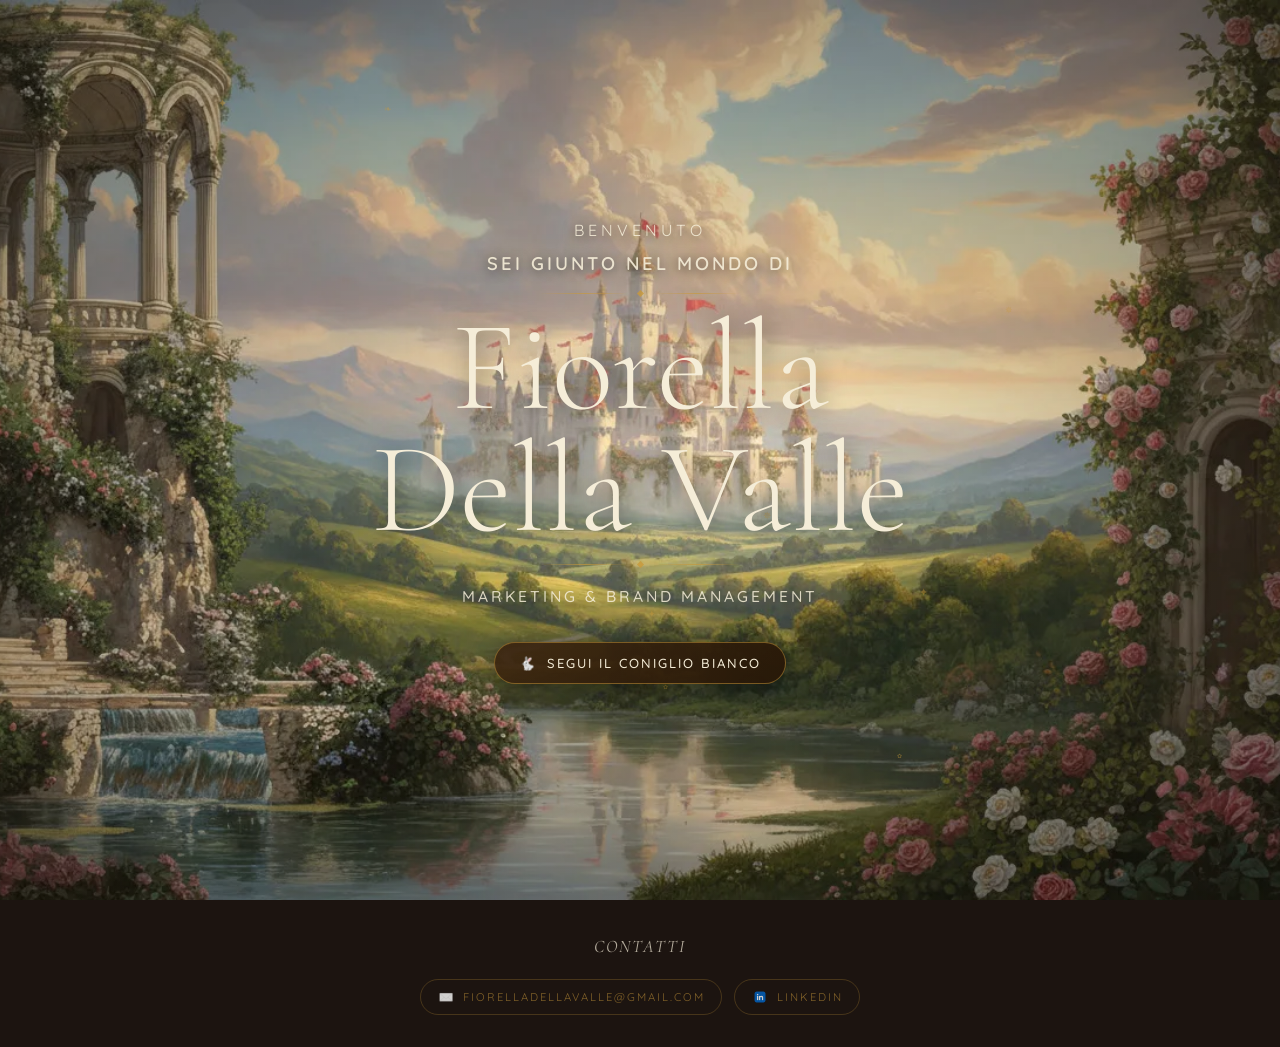
<file: index.html>
<!DOCTYPE html>
<html lang="it">
<head>
  <meta charset="UTF-8"/>
  <meta name="viewport" content="width=device-width, initial-scale=1.0"/>
  <title>Fiorella Della Valle — Portfolio</title>
  <link rel="stylesheet" href="css/style.css"/>
  <link href="https://fonts.googleapis.com/css2?family=Cormorant+Garamond:ital,wght@0,300;0,400;0,600;1,300;1,400&family=Quicksand:wght@300;400;500&display=swap" rel="stylesheet"/>
  <style>
    *{box-sizing:border-box;margin:0;padding:0;}
    html,body{width:100%;overflow-x:hidden;}
    body{font-family:'Cormorant Garamond',serif;}

    /* Cursore fiore solo desktop */
    @media(hover:hover){
      *{cursor:url("data:image/svg+xml,%3Csvg xmlns='http://www.w3.org/2000/svg' width='28' height='28' viewBox='0 0 28 28'%3E%3Ctext y='22' font-size='22'%3E🌸%3C/text%3E%3C/svg%3E") 14 14,auto;}
      a,button{cursor:url("data:image/svg+xml,%3Csvg xmlns='http://www.w3.org/2000/svg' width='28' height='28' viewBox='0 0 28 28'%3E%3Ctext y='22' font-size='22'%3E🌸%3C/text%3E%3C/svg%3E") 14 14,pointer;}
    }

    #fall-overlay{position:fixed;inset:0;z-index:9999;opacity:0;pointer-events:none;background:#12080400;transition:opacity 1.2s ease;}
    #fall-overlay.active{opacity:1;pointer-events:all;}
    #tunnel-canvas{position:absolute;inset:0;width:100%;height:100%;}
    .floating-obj{position:absolute;pointer-events:none;opacity:0;animation:dreamFloat var(--dur,8s) ease-in-out var(--del,0s) forwards;font-size:var(--fs,22px);}
    @keyframes dreamFloat{0%{opacity:0;transform:translate(0,0) rotate(0deg) scale(0.5);}12%{opacity:0.7;}80%{opacity:0.45;}100%{opacity:0;transform:translate(var(--tx,30px),var(--ty,-180px)) rotate(var(--rot,90deg)) scale(1.2);}}
    #fall-text{position:absolute;inset:0;display:flex;flex-direction:column;align-items:center;justify-content:flex-end;padding-bottom:10vh;z-index:10;pointer-events:none;}
    .fall-title{font-family:'Cormorant Garamond',serif;font-weight:300;font-style:italic;font-size:clamp(1rem,3.5vw,1.9rem);color:rgba(245,237,216,0);letter-spacing:3px;animation:titleDream 5s ease-in-out 0.8s forwards;}
    .fall-sub{font-family:'Quicksand',sans-serif;font-weight:300;font-size:clamp(0.6rem,2vw,0.72rem);letter-spacing:5px;text-transform:uppercase;color:rgba(200,152,58,0);margin-top:10px;animation:titleDream 5s ease-in-out 1.2s forwards;}
    @keyframes titleDream{0%{color:rgba(245,237,216,0);}20%{color:rgba(245,237,216,0.75);}65%{color:rgba(245,237,216,0.6);}100%{color:rgba(245,237,216,0);}}
    #dream-veil{position:fixed;inset:0;z-index:10000;background:radial-gradient(ellipse at center,rgba(245,237,216,1) 0%,rgba(200,152,58,0.8) 100%);opacity:0;pointer-events:none;transition:opacity 2s ease;}
    #dream-veil.fade-in{opacity:1;}

    .hero{width:100%;min-height:100vh;position:relative;overflow:hidden;display:flex;align-items:center;justify-content:center;}
    .hero-bg{position:absolute;inset:0;background:url('assets/images/landing-bg.webp') center/cover no-repeat;}
    .hero-vignette{position:absolute;inset:0;background:radial-gradient(ellipse at 50% 55%,transparent 15%,rgba(20,14,8,0.45) 100%);pointer-events:none;z-index:2;}
    .hero-content{position:relative;z-index:10;text-align:center;padding:2rem 1.5rem;}

    .landing-pre{font-family:'Quicksand',sans-serif;font-weight:400;font-size:clamp(0.65rem,2.5vw,1rem);letter-spacing:4px;text-transform:uppercase;color:rgba(245,237,216,0.9);text-shadow:0 2px 12px rgba(0,0,0,0.7);margin-bottom:0.5rem;}
    .landing-pre strong{font-weight:600;display:block;font-size:clamp(0.75rem,2.8vw,1.15rem);margin-top:4px;letter-spacing:3px;}
    .landing-name{font-family:'Cormorant Garamond',serif;font-weight:300;font-size:clamp(3rem,14vw,8rem);line-height:0.95;color:#F5EDD8;text-shadow:2px 4px 24px rgba(0,0,0,0.55);margin:0;}
    .landing-role{font-family:'Quicksand',sans-serif;font-weight:500;font-size:clamp(0.65rem,2.5vw,0.98rem);letter-spacing:3px;text-transform:uppercase;color:rgba(245,237,216,0.85);margin:1rem 0 2rem;}

    .gold-ornament{display:flex;align-items:center;gap:10px;margin:0.7rem auto;max-width:200px;}
    .gold-ornament::before,.gold-ornament::after{content:'';flex:1;height:0.5px;background:linear-gradient(90deg,transparent,rgba(200,152,58,0.65),transparent);}
    .gold-ornament .dot{width:5px;height:5px;background:rgba(200,152,58,0.8);transform:rotate(45deg);flex-shrink:0;}

    .cta-landing{display:inline-flex;align-items:center;gap:10px;font-family:'Quicksand',sans-serif;font-weight:500;font-size:clamp(0.7rem,2.5vw,0.82rem);letter-spacing:2px;text-transform:uppercase;color:#F5EDD8;background:linear-gradient(135deg,rgba(60,38,16,0.92),rgba(40,24,8,0.96));border:1px solid rgba(200,152,58,0.5);padding:12px 24px;border-radius:40px;text-decoration:none;box-shadow:0 4px 24px rgba(0,0,0,0.45);transition:all 0.35s;-webkit-tap-highlight-color:transparent;}
    .cta-rabbit{display:inline-block;animation:hop 2s ease-in-out infinite;}
    @keyframes hop{0%,100%{transform:translateY(0);}45%{transform:translateY(-5px);}}

    .petal{position:absolute;pointer-events:none;z-index:3;border-radius:50% 0 50% 0;animation:petalFall linear infinite;opacity:0;}
    @keyframes petalFall{0%{transform:translateY(-30px) translateX(0) rotate(0deg);opacity:0;}10%{opacity:0.8;}90%{opacity:0.4;}100%{transform:translateY(105vh) translateX(var(--drift,60px)) rotate(var(--spin,300deg));opacity:0;}}
    .gold-particle{position:absolute;pointer-events:none;z-index:4;color:rgba(200,152,58,0.45);animation:goldFloat ease-in-out infinite;}
    @keyframes goldFloat{0%,100%{transform:translateY(0) rotate(0deg);opacity:0.3;}50%{transform:translateY(-18px) rotate(180deg);opacity:0.75;}}

    footer{background:#1C1410;padding:2rem 5%;text-align:center;}
    .footer-label{font-family:'Cormorant Garamond',serif;font-weight:400;font-size:1.1rem;font-style:italic;text-transform:uppercase;color:rgba(245,237,216,0.7);letter-spacing:2px;margin-bottom:1rem;}
    .footer-links{display:flex;flex-wrap:wrap;justify-content:center;gap:12px;}
    .footer-link{display:inline-flex;align-items:center;gap:8px;font-family:'Quicksand',sans-serif;font-size:0.7rem;letter-spacing:2px;text-transform:uppercase;color:rgba(200,152,58,0.6);text-decoration:none;border:0.5px solid rgba(200,152,58,0.25);padding:8px 16px;border-radius:30px;transition:all 0.3s;-webkit-tap-highlight-color:transparent;}
    .footer-icon{width:18px;height:18px;object-fit:contain;opacity:0.8;flex-shrink:0;}

    /* Mobile footer */
    @media(max-width:480px){
      .footer-links{flex-direction:column;align-items:center;}
      .footer-link{font-size:0.65rem;padding:9px 18px;}
    }
  </style>
</head>
<body>
<div id="dream-veil"></div>
<div id="fall-overlay">
  <canvas id="tunnel-canvas"></canvas>
  <div id="floating-objects"></div>
  <div id="fall-text">
    <span class="fall-title">Il viaggio è cominciato...</span>
    <span class="fall-sub">segui il coniglio bianco</span>
  </div>
</div>
<section class="hero">
  <div class="hero-bg"></div>
  <div class="hero-vignette"></div>
  <div id="petals" style="position:absolute;inset:0;pointer-events:none;z-index:3;overflow:hidden;"></div>
  <div id="gparts" style="position:absolute;inset:0;pointer-events:none;z-index:4;"></div>
  <div class="hero-content">
    <p class="landing-pre">Benvenuto<strong>Sei giunto nel mondo di</strong></p>
    <div class="gold-ornament"><div class="dot"></div></div>
    <h1 class="landing-name">Fiorella<br>Della Valle</h1>
    <div class="gold-ornament"><div class="dot"></div></div>
    <p class="landing-role">Marketing &amp; Brand Management</p>
    <a href="stanza.html" class="cta-landing" onclick="triggerFall(event,'stanza.html')">
      <span class="cta-rabbit">🐇</span> Segui il Coniglio Bianco
    </a>
  </div>
</section>
<footer>
  <p class="footer-label">Contatti</p>
  <div class="footer-links">
    <a href="mailto:fiorelladellavalle@gmail.com" class="footer-link">
      <img src="assets/images/icon-mail.png" class="footer-icon" onerror="this.style.display='none'"/> fiorelladellavalle@gmail.com
    </a>
    <a href="https://www.linkedin.com/in/fiorelladellavalle/" target="_blank" class="footer-link">
      <img src="assets/images/icon-linkedin.webp" class="footer-icon" onerror="this.style.display='none'"/> LinkedIn
    </a>
  </div>
</footer>
<script>
(function(){
  const c=document.getElementById('petals');
  const cols=['rgba(216,128,144,0.65)','rgba(245,210,215,0.55)','rgba(200,152,58,0.45)','rgba(255,248,240,0.5)'];
  for(let i=0;i<18;i++){
    const el=document.createElement('div');el.className='petal';
    const sz=5+Math.random()*10,dur=7+Math.random()*11;
    const drift=(Math.random()>.5?1:-1)*(30+Math.random()*80);
    el.style.cssText=`left:${Math.random()*100}%;top:-20px;width:${sz}px;height:${sz}px;background:${cols[Math.floor(Math.random()*cols.length)]};animation-duration:${dur}s;animation-delay:${Math.random()*dur}s;--drift:${drift}px;--spin:${180+Math.random()*360}deg;`;
    c.appendChild(el);
  }
  const gp=document.getElementById('gparts');
  const sym=['✦','◆','✵','❧','✿'];
  for(let i=0;i<10;i++){
    const el=document.createElement('div');el.className='gold-particle';
    el.textContent=sym[Math.floor(Math.random()*sym.length)];
    el.style.cssText=`left:${10+Math.random()*80}%;top:${10+Math.random()*80}%;font-size:${5+Math.random()*7}px;animation-duration:${4+Math.random()*5}s;animation-delay:${Math.random()*4}s;`;
    gp.appendChild(el);
  }
})();

function triggerFall(e,dest){
  e.preventDefault();
  const overlay=document.getElementById('fall-overlay');
  const veil=document.getElementById('dream-veil');
  overlay.classList.add('active');
  const objContainer=document.getElementById('floating-objects');
  objContainer.innerHTML='';
  const items=[{e:'🗝️',fs:26},{e:'🌹',fs:22},{e:'🍄',fs:24},{e:'🫖',fs:26},{e:'🎂',fs:22},{e:'🃏',fs:24},{e:'🎩',fs:26},{e:'📚',fs:20},{e:'⏰',fs:22},{e:'🕯️',fs:20},{e:'🧪',fs:22},{e:'🌸',fs:18},{e:'🪞',fs:24},{e:'🍰',fs:20},{e:'✦',fs:16},{e:'❧',fs:14}];
  items.forEach((item,i)=>{
    const el=document.createElement('div');el.className='floating-obj';el.textContent=item.e;
    const side=Math.random()>.5?1:-1;
    el.style.cssText=`left:${15+Math.random()*70}%;top:${10+Math.random()*75}%;--fs:${item.fs}px;font-size:${item.fs}px;--dur:${4+Math.random()*2}s;--del:${i*0.12}s;--tx:${side*(20+Math.random()*100)}px;--ty:${-(40+Math.random()*160)}px;--rot:${(Math.random()-.5)*270}deg;animation-delay:${i*0.12}s;`;
    objContainer.appendChild(el);
  });
  const canvas=document.getElementById('tunnel-canvas');
  const ctx=canvas.getContext('2d');
  canvas.width=window.innerWidth;canvas.height=window.innerHeight;
  const W=canvas.width,H=canvas.height,cx=W/2,cy=H/2;
  const TOTAL=3500;
  /* Su mobile meno anelli per performance */
  const isMobile=window.innerWidth<768;
  const rings=isMobile?14:22;
  let startTime=null;
  const wallItems=[{angle:0.2,depth:0.1,emoji:'📚',size:18},{angle:0.9,depth:0.3,emoji:'🕯️',size:14},{angle:1.6,depth:0.5,emoji:'🗝️',size:16},{angle:2.3,depth:0.7,emoji:'🫖',size:15},{angle:3.0,depth:0.2,emoji:'📖',size:14},{angle:3.7,depth:0.4,emoji:'🌹',size:13},{angle:4.4,depth:0.6,emoji:'⏰',size:16},{angle:5.1,depth:0.8,emoji:'🪞',size:14},{angle:5.8,depth:0.1,emoji:'🕯️',size:13},{angle:0.5,depth:0.9,emoji:'📚',size:17},{angle:1.2,depth:0.35,emoji:'🎩',size:15},{angle:2.0,depth:0.55,emoji:'🌸',size:13},{angle:3.3,depth:0.75,emoji:'🍄',size:14},{angle:4.6,depth:0.15,emoji:'✦',size:12},{angle:5.4,depth:0.45,emoji:'🃏',size:14},{angle:0.8,depth:0.65,emoji:'🧪',size:13},{angle:2.8,depth:0.85,emoji:'🎂',size:15}];
  function drawFrame(ts){
    if(!startTime)startTime=ts;
    const elapsed=ts-startTime;
    const raw=Math.min(elapsed/TOTAL,1);
    const progress=raw<0.7?raw*raw*0.9:0.441+(raw-0.7)*2.2*(raw-0.7);
    ctx.clearRect(0,0,W,H);
    const warm=progress*0.35;
    ctx.fillStyle=`rgb(${Math.floor(18+warm*30)},${Math.floor(8+warm*12)},${Math.floor(4+warm*6)})`;
    ctx.fillRect(0,0,W,H);
    const scrollSpeed=0.08+progress*0.22;
    const offset=((elapsed/1000)*scrollSpeed)%1;
    for(let i=rings;i>=0;i--){
      const t=((i/rings)+offset)%1;
      const r=Math.pow(t,1.8)*Math.max(W,H)*0.9;
      if(r<2)continue;
      const warm2=t*60+progress*20;
      const alpha=(0.08+t*0.35)*Math.min(elapsed/800,1);
      ctx.strokeStyle=`rgba(${80+warm2},${40+warm2*0.4},${18},${alpha})`;
      ctx.lineWidth=0.4+t*2.5;
      ctx.beginPath();ctx.arc(cx,cy,r,0,Math.PI*2);ctx.stroke();
      if(!isMobile&&i%3===0&&r>40){
        ctx.strokeStyle=`rgba(${60+warm2},${30+warm2*0.3},${12},${alpha*0.5})`;
        ctx.lineWidth=0.3+t*0.8;
        for(let s=0;s<8;s++){const a=(s/8)*Math.PI*2;const ir=r*0.82;ctx.beginPath();ctx.moveTo(cx+Math.cos(a)*ir,cy+Math.sin(a)*ir);ctx.lineTo(cx+Math.cos(a)*r,cy+Math.sin(a)*r);ctx.stroke();}
      }
      if(i%5===0&&t>0.1&&t<0.9){
        ctx.strokeStyle=`rgba(${110+warm2},${60+warm2*0.4},${25},${alpha*0.6})`;
        ctx.lineWidth=0.8+t*1.8;
        const a1=-Math.PI*0.32,a2=Math.PI*0.32;
        ctx.beginPath();ctx.arc(cx,cy,r,a1,a2);ctx.stroke();
        ctx.beginPath();ctx.arc(cx,cy,r,Math.PI+a1,Math.PI+a2);ctx.stroke();
      }
    }
    const vg=ctx.createRadialGradient(cx,cy,Math.max(W,H)*0.25,cx,cy,Math.max(W,H)*0.72);
    vg.addColorStop(0,'rgba(0,0,0,0)');vg.addColorStop(1,`rgba(6,3,1,${0.5+progress*0.3})`);
    ctx.fillStyle=vg;ctx.fillRect(0,0,W,H);
    const glowA=Math.max(0,(progress-0.3)/0.7)*0.3;
    if(glowA>0){const glow=ctx.createRadialGradient(cx,cy,0,cx,cy,20+progress*160);glow.addColorStop(0,`rgba(220,170,80,${glowA})`);glow.addColorStop(1,'rgba(0,0,0,0)');ctx.fillStyle=glow;ctx.fillRect(0,0,W,H);}
    if(!isMobile){
      const rotation=(elapsed/1000)*0.08;
      ctx.save();ctx.translate(cx,cy);
      wallItems.forEach(item=>{
        const ringFrac=(item.depth+offset)%1;
        const r=Math.pow(ringFrac,1.8)*Math.max(W,H)*0.85;
        if(r<25||r>Math.max(W,H)*0.88)return;
        const angle=item.angle+rotation;
        const ex=Math.cos(angle)*r,ey=Math.sin(angle)*r;
        const fadeIn=Math.min(elapsed/800,1);
        const alpha=fadeIn*Math.min(ringFrac*2,1)*(1-Math.max((ringFrac-0.78)*5,0))*0.65;
        ctx.globalAlpha=alpha;
        const sz=item.size*(0.4+ringFrac*0.8);
        ctx.font=`${sz}px serif`;
        ctx.fillText(item.emoji,ex-sz/2,ey+sz/2);
      });
      ctx.restore();ctx.globalAlpha=1;
    }
    if(elapsed<TOTAL)requestAnimationFrame(drawFrame);
  }
  requestAnimationFrame(drawFrame);
  setTimeout(()=>{veil.classList.add('fade-in');},2800);
  setTimeout(()=>{window.location.href=dest;},4500);
}
</script>
<script src="js/main.js"></script>
</body>
</html>
</file>
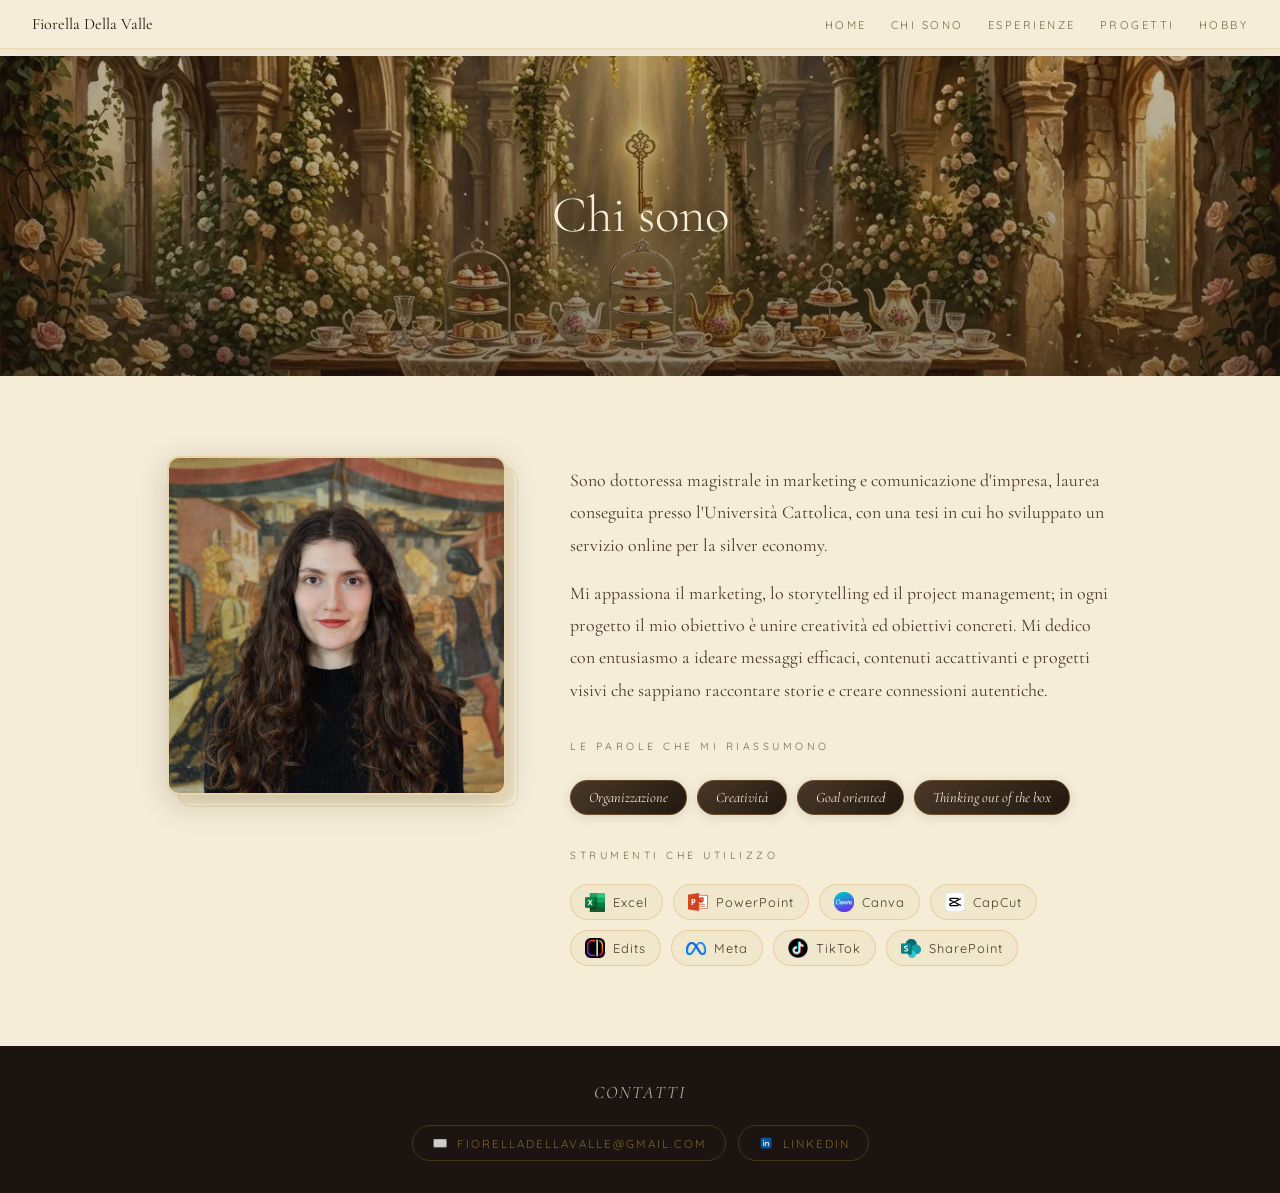
<file: chi-sono.html>
<!DOCTYPE html>
<html lang="it">
<head>
  <meta charset="UTF-8"/>
  <meta name="viewport" content="width=device-width, initial-scale=1.0"/>
  <title>Chi Sono — Fiorella Della Valle</title>
  <link rel="stylesheet" href="css/style.css"/>
  <link href="https://fonts.googleapis.com/css2?family=Cormorant+Garamond:ital,wght@0,300;0,400;0,600;1,300;1,400&family=Quicksand:wght@300;400;500&display=swap" rel="stylesheet"/>
  <style>
    *{box-sizing:border-box;margin:0;padding:0;}
    html,body{width:100%;overflow-x:hidden;}
    body{font-family:'Cormorant Garamond',serif;background:#F5EDD8;color:#221810;}
    @media(hover:hover){
      *{cursor:url("data:image/svg+xml,%3Csvg xmlns='http://www.w3.org/2000/svg' width='28' height='28' viewBox='0 0 28 28'%3E%3Ctext y='22' font-size='22'%3E🌸%3C/text%3E%3C/svg%3E") 14 14,auto;}
      a,button{cursor:url("data:image/svg+xml,%3Csvg xmlns='http://www.w3.org/2000/svg' width='28' height='28' viewBox='0 0 28 28'%3E%3Ctext y='22' font-size='22'%3E🌸%3C/text%3E%3C/svg%3E") 14 14,pointer;}
    }

    /* NAV */
    .site-nav{position:fixed;top:0;left:0;right:0;z-index:100;display:flex;align-items:center;justify-content:space-between;padding:14px 32px;background:rgba(245,237,216,0.92);backdrop-filter:blur(12px);border-bottom:0.5px solid rgba(200,152,58,0.25);box-shadow:0 2px 20px rgba(34,24,16,0.08);}
    .nav-logo{font-family:'Cormorant Garamond',serif;font-size:1rem;color:#221810;text-decoration:none;}
    .nav-links{display:flex;gap:24px;list-style:none;}
    .nav-links a{font-family:'Quicksand',sans-serif;font-size:0.7rem;letter-spacing:2.5px;text-transform:uppercase;color:#7A6848;text-decoration:none;transition:color 0.2s;position:relative;}
    .nav-links a::after{content:'';position:absolute;bottom:-3px;left:0;right:0;height:0.5px;background:#C8983A;transform:scaleX(0);transition:transform 0.3s;}
    .nav-links a:hover{color:#221810;} .nav-links a:hover::after{transform:scaleX(1);}
    .hamburger{display:none;flex-direction:column;gap:5px;background:none;border:none;padding:4px;}
    .hamburger span{display:block;width:22px;height:2px;background:#221810;border-radius:1px;transition:all 0.3s;}
    .hamburger.open span:nth-child(1){transform:translateY(7px) rotate(45deg);}
    .hamburger.open span:nth-child(2){opacity:0;}
    .hamburger.open span:nth-child(3){transform:translateY(-7px) rotate(-45deg);}
    .mobile-menu{display:none;position:fixed;top:56px;left:0;right:0;z-index:99;background:rgba(245,237,216,0.97);backdrop-filter:blur(12px);border-bottom:0.5px solid rgba(200,152,58,0.25);padding:1rem 0;flex-direction:column;}
    .mobile-menu.open{display:flex;}
    .mobile-menu a{font-family:'Quicksand',sans-serif;font-size:0.8rem;letter-spacing:2.5px;text-transform:uppercase;color:#7A6848;text-decoration:none;padding:14px 32px;border-bottom:0.5px solid rgba(200,152,58,0.1);}
    .mobile-menu a:last-child{border-bottom:none;}

    /* HERO */
    .page-hero{width:100%;height:320px;margin-top:56px;position:relative;overflow:hidden;display:flex;align-items:center;justify-content:center;}
    .page-hero-bg-fallback{position:absolute;inset:0;background:linear-gradient(160deg,#C8D8E8 0%,#E8D8B0 50%,#C8B890 100%);}
    .page-hero-bg{position:absolute;inset:0;background:url('assets/images/chi-sono-bg.webp') center/cover no-repeat;}
    .page-hero-vignette{position:absolute;inset:0;background:linear-gradient(180deg,rgba(34,24,16,0.28) 0%,rgba(34,24,16,0.52) 100%);}
    .page-hero-content{position:relative;z-index:5;text-align:center;padding:2rem;}
    .page-hero-content h1{font-family:'Cormorant Garamond',serif;font-weight:300;font-size:clamp(2rem,5vw,3.2rem);color:#F5EDD8;text-shadow:0 2px 20px rgba(34,24,16,0.5);}

    /* LAYOUT */
    .about-layout{display:grid;grid-template-columns:1fr 1.6fr;gap:4rem;align-items:start;padding:80px 6%;max-width:1100px;margin:0 auto;}
    .about-photo-col{position:sticky;top:90px;}
    .profile-photo-wrap{position:relative;display:inline-block;width:100%;}
    .profile-photo{width:100%;max-width:360px;border-radius:12px;border:2px solid rgba(200,152,58,0.3);box-shadow:0 8px 32px rgba(34,24,16,0.18),8px 8px 0 rgba(200,152,58,0.12);display:block;}
    .profile-photo-wrap::after{content:'';position:absolute;top:12px;left:12px;right:-12px;bottom:-12px;border:0.5px solid rgba(200,152,58,0.22);border-radius:12px;z-index:-1;}
    .about-text-col{padding-top:0.5rem;}
    .body-text{font-family:'Cormorant Garamond',serif;font-size:1.12rem;line-height:1.8;color:#4A3828;margin-bottom:1rem;}
    .keywords-label,.tools-label{font-family:'Quicksand',sans-serif;font-size:0.65rem;letter-spacing:3.5px;text-transform:uppercase;color:#7A6848;margin-bottom:0.8rem;margin-top:2rem;}
    .keywords{display:flex;flex-wrap:wrap;gap:10px;margin-bottom:0.5rem;}
    .keyword{font-family:'Cormorant Garamond',serif;font-size:0.9rem;font-style:italic;color:#F5EDD8;background:linear-gradient(135deg,#4A3828,#221810);padding:8px 18px;border-radius:30px;border:0.5px solid rgba(200,152,58,0.3);}
    .tools-grid{display:flex;flex-wrap:wrap;gap:10px;}
    .tool-badge{display:flex;align-items:center;gap:8px;font-family:'Quicksand',sans-serif;font-size:0.8rem;color:#4A3828;background:rgba(200,152,58,0.07);border:0.5px solid rgba(200,152,58,0.3);padding:7px 14px;border-radius:30px;transition:all 0.3s;}
    .tool-logo{width:20px;height:20px;object-fit:contain;flex-shrink:0;}

    /* FOOTER */
    footer{background:#1C1410;padding:2rem 5%;text-align:center;}
    .footer-label{font-family:'Cormorant Garamond',serif;font-weight:400;font-size:1.1rem;font-style:italic;text-transform:uppercase;color:rgba(245,237,216,0.7);letter-spacing:2px;margin-bottom:1rem;}
    .footer-links{display:flex;flex-wrap:wrap;justify-content:center;gap:12px;}
    .footer-link{display:inline-flex;align-items:center;gap:8px;font-family:'Quicksand',sans-serif;font-size:0.72rem;letter-spacing:2px;text-transform:uppercase;color:rgba(200,152,58,0.6);text-decoration:none;border:0.5px solid rgba(200,152,58,0.25);padding:8px 18px;border-radius:30px;transition:all 0.3s;}
    .footer-icon{width:18px;height:18px;object-fit:contain;opacity:0.8;flex-shrink:0;}

    .reveal{opacity:0;transform:translateY(28px);transition:opacity 0.7s ease,transform 0.7s ease;}
    .reveal.visible{opacity:1;transform:translateY(0);}

    /* MOBILE */
    @media(max-width:768px){
      .nav-links{display:none;}
      .hamburger{display:flex;}
      .site-nav{padding:12px 20px;}
      .page-hero{height:220px;}
      .about-layout{grid-template-columns:1fr;gap:2rem;padding:40px 5%;}
      .about-photo-col{position:static;text-align:center;}
      .profile-photo{max-width:220px;margin:0 auto;}
      .profile-photo-wrap::after{display:none;}
      .body-text{font-size:1.05rem;}
    }
    @media(max-width:480px){
      .keywords{gap:8px;}
      .keyword{font-size:0.82rem;padding:6px 14px;}
      .tool-badge{font-size:0.72rem;padding:6px 10px;}
      .footer-links{flex-direction:column;align-items:center;}
    }
  </style>
</head>
<body>
<nav class="site-nav">
  <a href="index.html" class="nav-logo">Fiorella Della Valle</a>
  <ul class="nav-links">
    <li><a href="stanza.html">Home</a></li>
    <li><a href="chi-sono.html">Chi sono</a></li>
    <li><a href="esperienze.html">Esperienze</a></li>
    <li><a href="progetti.html">Progetti</a></li>
    <li><a href="hobby.html">Hobby</a></li>
  </ul>
  <button class="hamburger" id="hamburger" aria-label="Menu"><span></span><span></span><span></span></button>
</nav>
<div class="mobile-menu" id="mobile-menu">
  <a href="stanza.html">Home</a>
  <a href="chi-sono.html">Chi sono</a>
  <a href="esperienze.html">Esperienze</a>
  <a href="progetti.html">Progetti</a>
  <a href="hobby.html">Hobby</a>
</div>
<div class="page-hero">
  <div class="page-hero-bg-fallback"></div>
  <div class="page-hero-bg"></div>
  <div class="page-hero-vignette"></div>
  <div class="page-hero-content"><h1>Chi sono</h1></div>
</div>
<div class="about-layout">
  <div class="about-photo-col reveal">
    <div class="profile-photo-wrap">
      <img src="assets/images/foto-profilo.jpeg" alt="Fiorella Della Valle" class="profile-photo"/>
    </div>
  </div>
  <div class="about-text-col">
    <p class="body-text reveal">Sono dottoressa magistrale in marketing e comunicazione d'impresa, laurea conseguita presso l'Università Cattolica, con una tesi in cui ho sviluppato un servizio online per la silver economy.</p>
    <p class="body-text reveal">Mi appassiona il marketing, lo storytelling ed il project management; in ogni progetto il mio obiettivo è unire creatività ed obiettivi concreti. Mi dedico con entusiasmo a ideare messaggi efficaci, contenuti accattivanti e progetti visivi che sappiano raccontare storie e creare connessioni autentiche.</p>
    <p class="keywords-label reveal">Le parole che mi riassumono</p>
    <div class="keywords reveal">
      <span class="keyword">Organizzazione</span>
      <span class="keyword">Creatività</span>
      <span class="keyword">Goal oriented</span>
      <span class="keyword">Thinking out of the box</span>
    </div>
    <p class="tools-label reveal">Strumenti che utilizzo</p>
    <div class="tools-grid reveal">
      <span class="tool-badge"><img src="assets/images/logo-excel.png" alt="Excel" class="tool-logo" onerror="this.style.display='none'"/> Excel</span>
      <span class="tool-badge"><img src="assets/images/logo-powerpoint.png" alt="PowerPoint" class="tool-logo" onerror="this.style.display='none'"/> PowerPoint</span>
      <span class="tool-badge"><img src="assets/images/logo-canva.png" alt="Canva" class="tool-logo" onerror="this.style.display='none'"/> Canva</span>
      <span class="tool-badge"><img src="assets/images/logo-capcut.png" alt="CapCut" class="tool-logo" onerror="this.style.display='none'"/> CapCut</span>
      <span class="tool-badge"><img src="assets/images/logo-edits.png" alt="Edits" class="tool-logo" onerror="this.style.display='none'"/> Edits</span>
      <span class="tool-badge"><img src="assets/images/logo-meta.png" alt="Meta" class="tool-logo" onerror="this.style.display='none'"/> Meta</span>
      <span class="tool-badge"><img src="assets/images/logo-tiktok.png" alt="TikTok" class="tool-logo" onerror="this.style.display='none'"/> TikTok</span>
      <span class="tool-badge"><img src="assets/images/logo-sharepoint.png" alt="SharePoint" class="tool-logo" onerror="this.style.display='none'"/> SharePoint</span>
    </div>
  </div>
</div>
<footer>
  <p class="footer-label">Contatti</p>
  <div class="footer-links">
    <a href="mailto:fiorelladellavalle@gmail.com" class="footer-link"><img src="assets/images/icon-mail.png" class="footer-icon" onerror="this.style.display='none'"/> fiorelladellavalle@gmail.com</a>
    <a href="https://www.linkedin.com/in/fiorelladellavalle/" target="_blank" class="footer-link"><img src="assets/images/icon-linkedin.webp" class="footer-icon" onerror="this.style.display='none'"/> LinkedIn</a>
  </div>
</footer>
<script>
const hamburger=document.getElementById('hamburger'),mobileMenu=document.getElementById('mobile-menu');
hamburger.addEventListener('click',()=>{hamburger.classList.toggle('open');mobileMenu.classList.toggle('open');});
mobileMenu.querySelectorAll('a').forEach(a=>a.addEventListener('click',()=>{hamburger.classList.remove('open');mobileMenu.classList.remove('open');}));
</script>
<script src="js/main.js"></script>
</body>
</html>
</file>
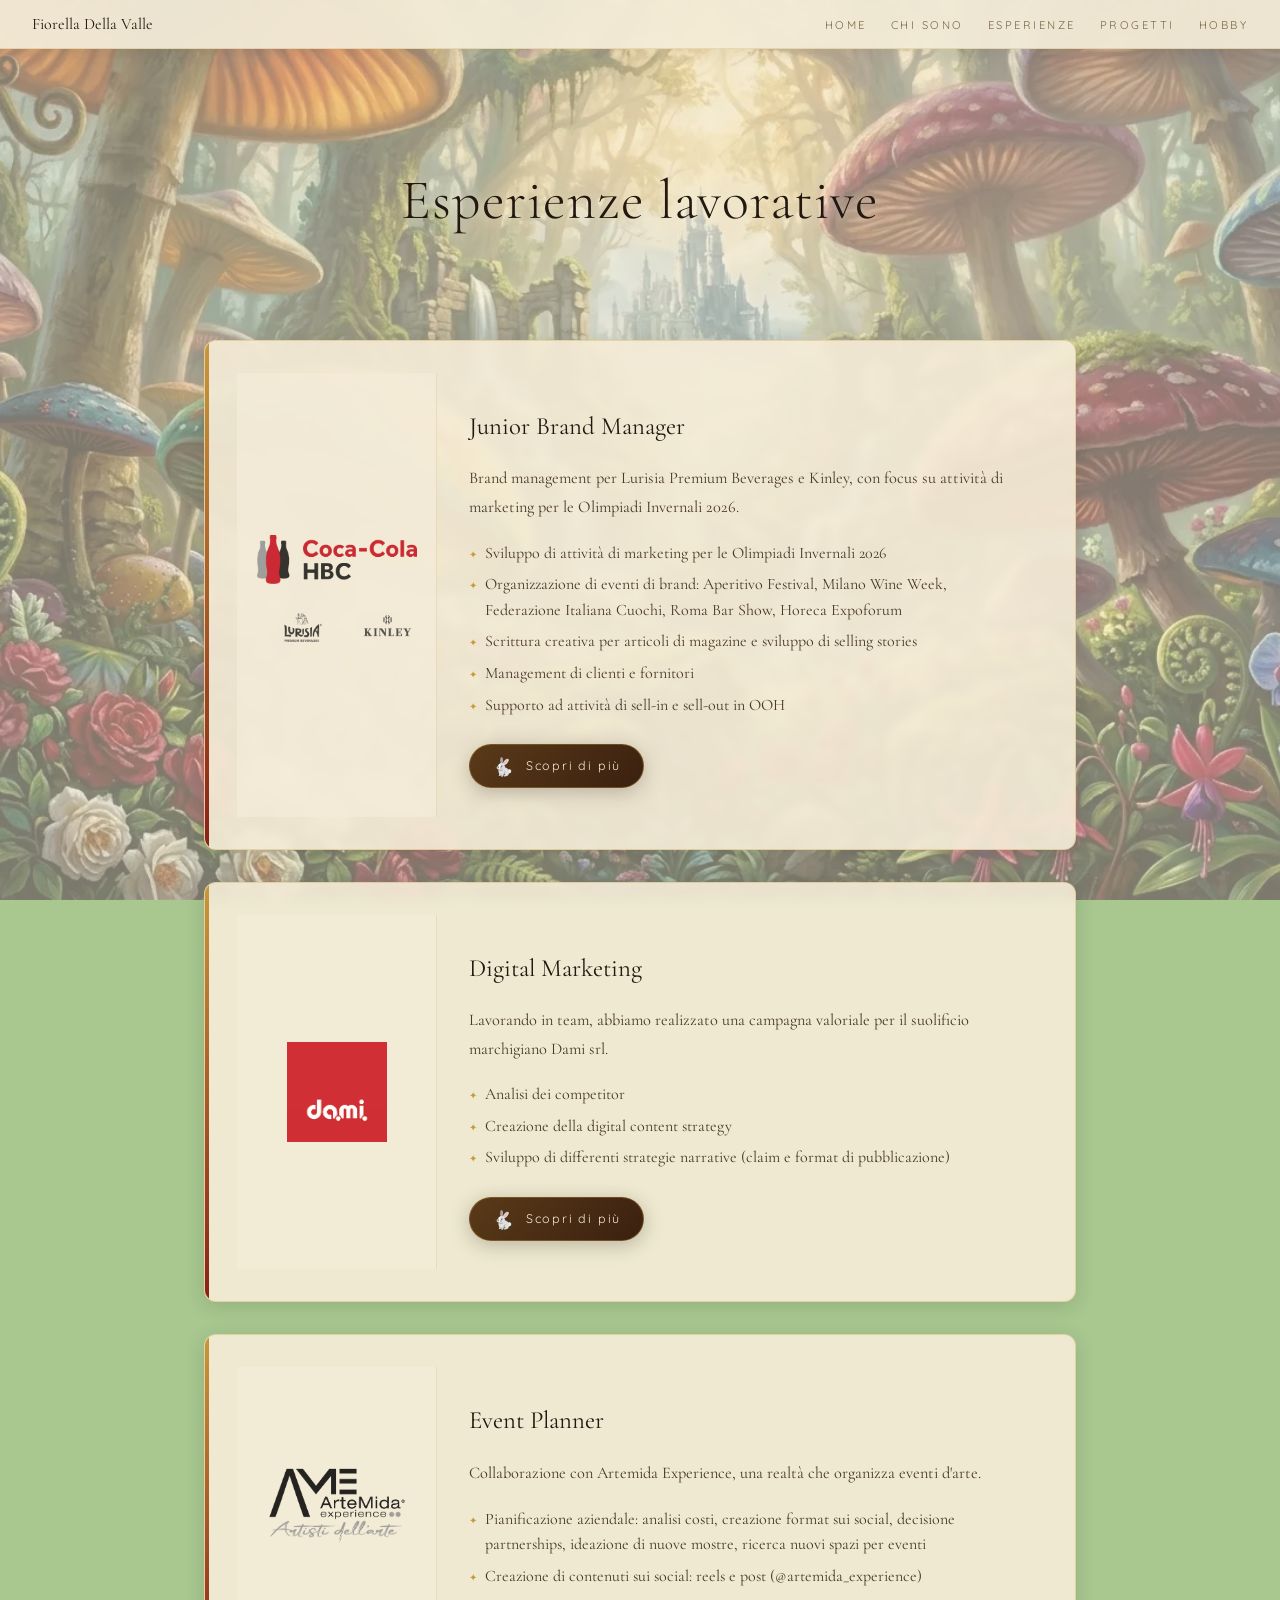
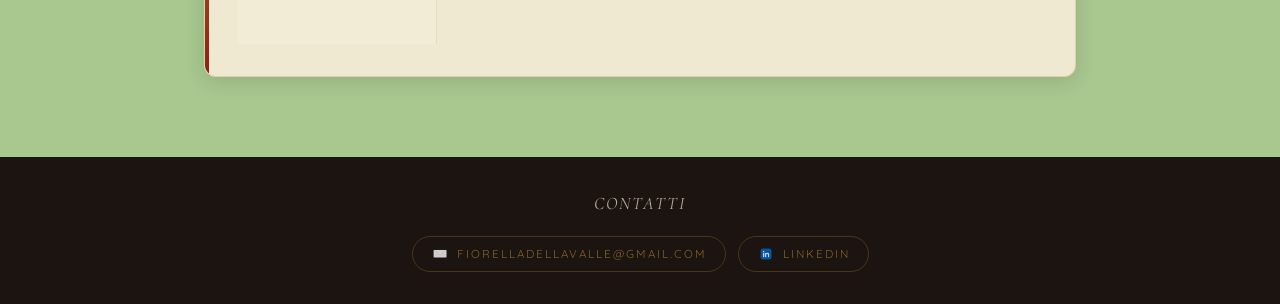
<file: esperienze.html>
<!DOCTYPE html>
<html lang="it">
<head>
  <meta charset="UTF-8"/>
  <meta name="viewport" content="width=device-width, initial-scale=1.0"/>
  <title>Esperienze — Fiorella Della Valle</title>
  <link rel="stylesheet" href="css/style.css"/>
  <link href="https://fonts.googleapis.com/css2?family=Cormorant+Garamond:ital,wght@0,300;0,400;0,600;1,300;1,400&family=Quicksand:wght@300;400;500&display=swap" rel="stylesheet"/>
  <style>
    *{box-sizing:border-box;margin:0;padding:0;}
    html,body{width:100%;overflow-x:hidden;}
    body{font-family:'Cormorant Garamond',serif;color:#221810;background:url('assets/images/esperienze-bg.webp') center top/cover;background-color:#A8C890;}
    @media(max-width:768px){body{background-attachment:scroll;}}
    @media(min-width:769px){body{background-attachment:fixed;}}
    body::before{content:'';position:fixed;inset:0;background:rgba(245,237,216,0.50);pointer-events:none;z-index:0;}
    @media(hover:hover){
      *{cursor:url("data:image/svg+xml,%3Csvg xmlns='http://www.w3.org/2000/svg' width='28' height='28' viewBox='0 0 28 28'%3E%3Ctext y='22' font-size='22'%3E🌸%3C/text%3E%3C/svg%3E") 14 14,auto;}
      a,button{cursor:url("data:image/svg+xml,%3Csvg xmlns='http://www.w3.org/2000/svg' width='28' height='28' viewBox='0 0 28 28'%3E%3Ctext y='22' font-size='22'%3E🌸%3C/text%3E%3C/svg%3E") 14 14,pointer;}
    }
    nav,body>*{position:relative;z-index:1;}
    .site-nav{position:fixed;top:0;left:0;right:0;z-index:100;display:flex;align-items:center;justify-content:space-between;padding:14px 32px;background:rgba(245,237,216,0.92);backdrop-filter:blur(12px);border-bottom:0.5px solid rgba(200,152,58,0.25);box-shadow:0 2px 20px rgba(34,24,16,0.08);}
    .nav-logo{font-family:'Cormorant Garamond',serif;font-size:1rem;color:#221810;text-decoration:none;}
    .nav-links{display:flex;gap:24px;list-style:none;}
    .nav-links a{font-family:'Quicksand',sans-serif;font-size:0.7rem;letter-spacing:2.5px;text-transform:uppercase;color:#7A6848;text-decoration:none;transition:color 0.2s;position:relative;}
    .nav-links a::after{content:'';position:absolute;bottom:-3px;left:0;right:0;height:0.5px;background:#C8983A;transform:scaleX(0);transition:transform 0.3s;}
    .nav-links a:hover{color:#221810;} .nav-links a:hover::after{transform:scaleX(1);}
    .hamburger{display:none;flex-direction:column;gap:5px;background:none;border:none;padding:4px;}
    .hamburger span{display:block;width:22px;height:2px;background:#221810;border-radius:1px;transition:all 0.3s;}
    .hamburger.open span:nth-child(1){transform:translateY(7px) rotate(45deg);}
    .hamburger.open span:nth-child(2){opacity:0;}
    .hamburger.open span:nth-child(3){transform:translateY(-7px) rotate(-45deg);}
    .mobile-menu{display:none;position:fixed;top:56px;left:0;right:0;z-index:99;background:rgba(245,237,216,0.97);backdrop-filter:blur(12px);border-bottom:0.5px solid rgba(200,152,58,0.25);padding:1rem 0;flex-direction:column;}
    .mobile-menu.open{display:flex;}
    .mobile-menu a{font-family:'Quicksand',sans-serif;font-size:0.8rem;letter-spacing:2.5px;text-transform:uppercase;color:#7A6848;text-decoration:none;padding:14px 32px;border-bottom:0.5px solid rgba(200,152,58,0.1);}
    .mobile-menu a:last-child{border-bottom:none;}
    .page-hero{width:100%;padding:120px 5% 60px;text-align:center;position:relative;z-index:1;}
    .page-hero h1{font-family:'Cormorant Garamond',serif;font-weight:300;font-size:clamp(2rem,5vw,3.5rem);color:#221810;text-shadow:0 2px 12px rgba(245,237,216,0.8);letter-spacing:1px;}
    .esp-section{padding:0 5% 80px;max-width:1000px;margin:0 auto;}
    .exp-list{display:flex;flex-direction:column;gap:2rem;}
    .exp-card{background:rgba(245,237,216,0.90);border:0.5px solid rgba(200,152,58,0.3);border-radius:12px;box-shadow:0 4px 20px rgba(34,24,16,0.15);transition:all 0.4s cubic-bezier(.2,.8,.2,1);position:relative;overflow:hidden;display:grid;grid-template-columns:200px 1fr;backdrop-filter:blur(4px);}
    .exp-card::after{content:'';position:absolute;top:0;left:0;width:4px;height:100%;background:linear-gradient(180deg,#C8983A,#8A2018);border-radius:4px 0 0 4px;}
    .exp-card:hover{transform:translateY(-5px);box-shadow:0 16px 40px rgba(34,24,16,0.22);border-color:rgba(200,152,58,0.6);}
    .exp-logo-col{display:flex;flex-direction:column;align-items:center;justify-content:center;gap:16px;padding:1.2rem;border-right:0.5px solid rgba(200,152,58,0.2);background:rgba(245,237,216,0.75);min-height:200px;}
    .exp-logo-main{width:100%;max-width:160px;max-height:100px;object-fit:contain;opacity:0.85;filter:grayscale(15%);transition:all 0.3s;}
    .exp-card:hover .exp-logo-main{opacity:1;filter:grayscale(0%);}
    .exp-logo-fallback{font-family:'Cormorant Garamond',serif;font-size:1rem;font-weight:600;color:#C8983A;text-align:center;line-height:1.3;}
    .exp-sub-logos{display:flex;flex-direction:row;gap:12px;align-items:center;justify-content:center;flex-wrap:wrap;}
    .exp-sub-logos img{height:55px;width:auto;max-width:90px;object-fit:contain;opacity:0.75;filter:grayscale(15%);transition:all 0.3s;}
    .exp-card:hover .exp-sub-logos img{opacity:1;filter:grayscale(0%);}
    .exp-content-col{padding:2rem 2rem 1.8rem;}
    .exp-role{font-family:'Cormorant Garamond',serif;font-weight:400;font-style:normal;font-size:1.55rem;color:#221810;margin-bottom:1rem;}
    .exp-desc{font-family:'Cormorant Garamond',serif;font-size:1.02rem;color:#4A3828;line-height:1.75;margin-bottom:1.2rem;}
    .exp-list-items{list-style:none;padding:0;display:flex;flex-direction:column;gap:6px;margin-bottom:1.6rem;}
    .exp-list-items li{font-size:0.98rem;color:#4A3828;line-height:1.6;padding-left:18px;position:relative;}
    .exp-list-items li::before{content:'✦';position:absolute;left:0;color:#C8983A;font-size:0.55rem;top:8px;}
    .btn-rabbit{display:inline-flex;align-items:center;gap:10px;font-family:'Quicksand',sans-serif;font-size:0.78rem;letter-spacing:1.8px;color:#F5EDD8;background:linear-gradient(135deg,#5A3A18,#3A2010);border:1px solid rgba(200,152,58,0.35);padding:10px 22px;border-radius:40px;text-decoration:none;box-shadow:0 4px 20px rgba(34,24,16,0.25);transition:all 0.3s;-webkit-tap-highlight-color:transparent;}
    .btn-rabbit .rabbit{display:inline-block;animation:hop 2s ease-in-out infinite;}
    @keyframes hop{0%,100%{transform:translateY(0);}45%{transform:translateY(-5px);}}
    footer{background:#1C1410;padding:2rem 5%;text-align:center;position:relative;z-index:1;}
    .footer-label{font-family:'Cormorant Garamond',serif;font-weight:400;font-size:1.1rem;font-style:italic;text-transform:uppercase;color:rgba(245,237,216,0.7);letter-spacing:2px;margin-bottom:1rem;}
    .footer-links{display:flex;flex-wrap:wrap;justify-content:center;gap:12px;}
    .footer-link{display:inline-flex;align-items:center;gap:8px;font-family:'Quicksand',sans-serif;font-size:0.72rem;letter-spacing:2px;text-transform:uppercase;color:rgba(200,152,58,0.6);text-decoration:none;border:0.5px solid rgba(200,152,58,0.25);padding:8px 18px;border-radius:30px;transition:all 0.3s;}
    .footer-icon{width:18px;height:18px;object-fit:contain;opacity:0.8;flex-shrink:0;}
    .reveal{opacity:0;transform:translateY(28px);transition:opacity 0.7s ease,transform 0.7s ease;}
    .reveal.visible{opacity:1;transform:translateY(0);}
    @media(max-width:768px){
      .nav-links{display:none;} .hamburger{display:flex;} .site-nav{padding:12px 20px;}
      .page-hero{padding:90px 5% 40px;}
      .exp-card{grid-template-columns:1fr;}
      .exp-logo-col{border-right:none;border-bottom:0.5px solid rgba(200,152,58,0.2);padding:1.2rem;flex-direction:row;gap:16px;justify-content:flex-start;min-height:auto;}
      .exp-logo-main{max-width:100px;max-height:60px;}
      .exp-content-col{padding:1.4rem 1.4rem 1.4rem;}
      .exp-role{font-size:1.3rem;}
    }
    @media(max-width:480px){
      .footer-links{flex-direction:column;align-items:center;}
      .exp-desc{font-size:0.96rem;}
      .exp-list-items li{font-size:0.92rem;}
    }
  </style>
</head>
<body>
<nav class="site-nav">
  <a href="index.html" class="nav-logo">Fiorella Della Valle</a>
  <ul class="nav-links">
    <li><a href="stanza.html">Home</a></li>
    <li><a href="chi-sono.html">Chi sono</a></li>
    <li><a href="esperienze.html">Esperienze</a></li>
    <li><a href="progetti.html">Progetti</a></li>
    <li><a href="hobby.html">Hobby</a></li>
  </ul>
  <button class="hamburger" id="hamburger" aria-label="Menu"><span></span><span></span><span></span></button>
</nav>
<div class="mobile-menu" id="mobile-menu">
  <a href="stanza.html">Home</a>
  <a href="chi-sono.html">Chi sono</a>
  <a href="esperienze.html">Esperienze</a>
  <a href="progetti.html">Progetti</a>
  <a href="hobby.html">Hobby</a>
</div>
<div class="page-hero"><h1>Esperienze lavorative</h1></div>
<div class="esp-section">
  <div class="exp-list">
    <div class="exp-card reveal">
      <div class="exp-logo-col">
        <img src="assets/images/logo-cocacola.png" alt="Coca-Cola HBC" class="exp-logo-main" onerror="this.style.display='none';this.nextElementSibling.style.display='block'"/>
        <span class="exp-logo-fallback" style="display:none;">Coca-Cola HBC</span>
        <div class="exp-sub-logos">
          <img src="assets/images/logo-lurisia.webp" alt="Lurisia"/>
          <img src="assets/images/logo-kinley.webp" alt="Kinley"/>
        </div>
      </div>
      <div class="exp-content-col">
        <p class="exp-role">Junior Brand Manager</p>
        <p class="exp-desc">Brand management per Lurisia Premium Beverages e Kinley, con focus su attività di marketing per le Olimpiadi Invernali 2026.</p>
        <ul class="exp-list-items">
          <li>Sviluppo di attività di marketing per le Olimpiadi Invernali 2026</li>
          <li>Organizzazione di eventi di brand: Aperitivo Festival, Milano Wine Week, Federazione Italiana Cuochi, Roma Bar Show, Horeca Expoforum</li>
          <li>Scrittura creativa per articoli di magazine e sviluppo di selling stories</li>
          <li>Management di clienti e fornitori</li>
          <li>Supporto ad attività di sell-in e sell-out in OOH</li>
        </ul>
        <a href="https://www.canva.com/design/DAHEayVlLNA/dvSI6QPx_01hrMucLgntXw/view?utm_content=DAHEayVlLNA&utm_campaign=designshare&utm_medium=link2&utm_source=uniquelinks&utlId=h03b30115d0" target="_blank" class="btn-rabbit"><span class="rabbit">🐇</span> Scopri di più</a>
      </div>
    </div>
    <div class="exp-card reveal">
      <div class="exp-logo-col">
        <img src="assets/images/logo-dami.png" alt="Dami srl" class="exp-logo-main" onerror="this.style.display='none';this.nextElementSibling.style.display='block'"/>
        <span class="exp-logo-fallback" style="display:none;">Dami srl</span>
      </div>
      <div class="exp-content-col">
        <p class="exp-role">Digital Marketing</p>
        <p class="exp-desc">Lavorando in team, abbiamo realizzato una campagna valoriale per il suolificio marchigiano Dami srl.</p>
        <ul class="exp-list-items">
          <li>Analisi dei competitor</li>
          <li>Creazione della digital content strategy</li>
          <li>Sviluppo di differenti strategie narrative (claim e format di pubblicazione)</li>
        </ul>
        <a href="https://www.canva.com/design/DAGK2BwMRgc/Ze8H11Qevh1rbjhYf55OUg/view?utm_content=DAGK2BwMRgc&utm_campaign=designshare&utm_medium=link&utm_source=editor" target="_blank" class="btn-rabbit"><span class="rabbit">🐇</span> Scopri di più</a>
      </div>
    </div>
    <div class="exp-card reveal">
      <div class="exp-logo-col">
        <img src="assets/images/logo-artemida.png" alt="Artemida Experience" class="exp-logo-main" onerror="this.style.display='none';this.nextElementSibling.style.display='block'"/>
        <span class="exp-logo-fallback" style="display:none;">Artemida Experience</span>
      </div>
      <div class="exp-content-col">
        <p class="exp-role">Event Planner</p>
        <p class="exp-desc">Collaborazione con Artemida Experience, una realtà che organizza eventi d'arte.</p>
        <ul class="exp-list-items">
          <li>Pianificazione aziendale: analisi costi, creazione format sui social, decisione partnerships, ideazione di nuove mostre, ricerca nuovi spazi per eventi</li>
          <li>Creazione di contenuti sui social: reels e post (@artemida_experience)</li>
        </ul>
      </div>
    </div>
  </div>
</div>
<footer>
  <p class="footer-label">Contatti</p>
  <div class="footer-links">
    <a href="mailto:fiorelladellavalle@gmail.com" class="footer-link"><img src="assets/images/icon-mail.png" class="footer-icon" onerror="this.style.display='none'"/> fiorelladellavalle@gmail.com</a>
    <a href="https://www.linkedin.com/in/fiorelladellavalle/" target="_blank" class="footer-link"><img src="assets/images/icon-linkedin.webp" class="footer-icon" onerror="this.style.display='none'"/> LinkedIn</a>
  </div>
</footer>
<script>
const hamburger=document.getElementById('hamburger'),mobileMenu=document.getElementById('mobile-menu');
hamburger.addEventListener('click',()=>{hamburger.classList.toggle('open');mobileMenu.classList.toggle('open');});
mobileMenu.querySelectorAll('a').forEach(a=>a.addEventListener('click',()=>{hamburger.classList.remove('open');mobileMenu.classList.remove('open');}));
(function(){const els=document.querySelectorAll('.reveal');const obs=new IntersectionObserver((entries)=>{entries.forEach(e=>{if(e.isIntersecting){e.target.classList.add('visible');obs.unobserve(e.target);}});},{threshold:0.08});els.forEach(el=>obs.observe(el));})();
</script>
<script src="js/main.js"></script>
</body>
</html>
</file>
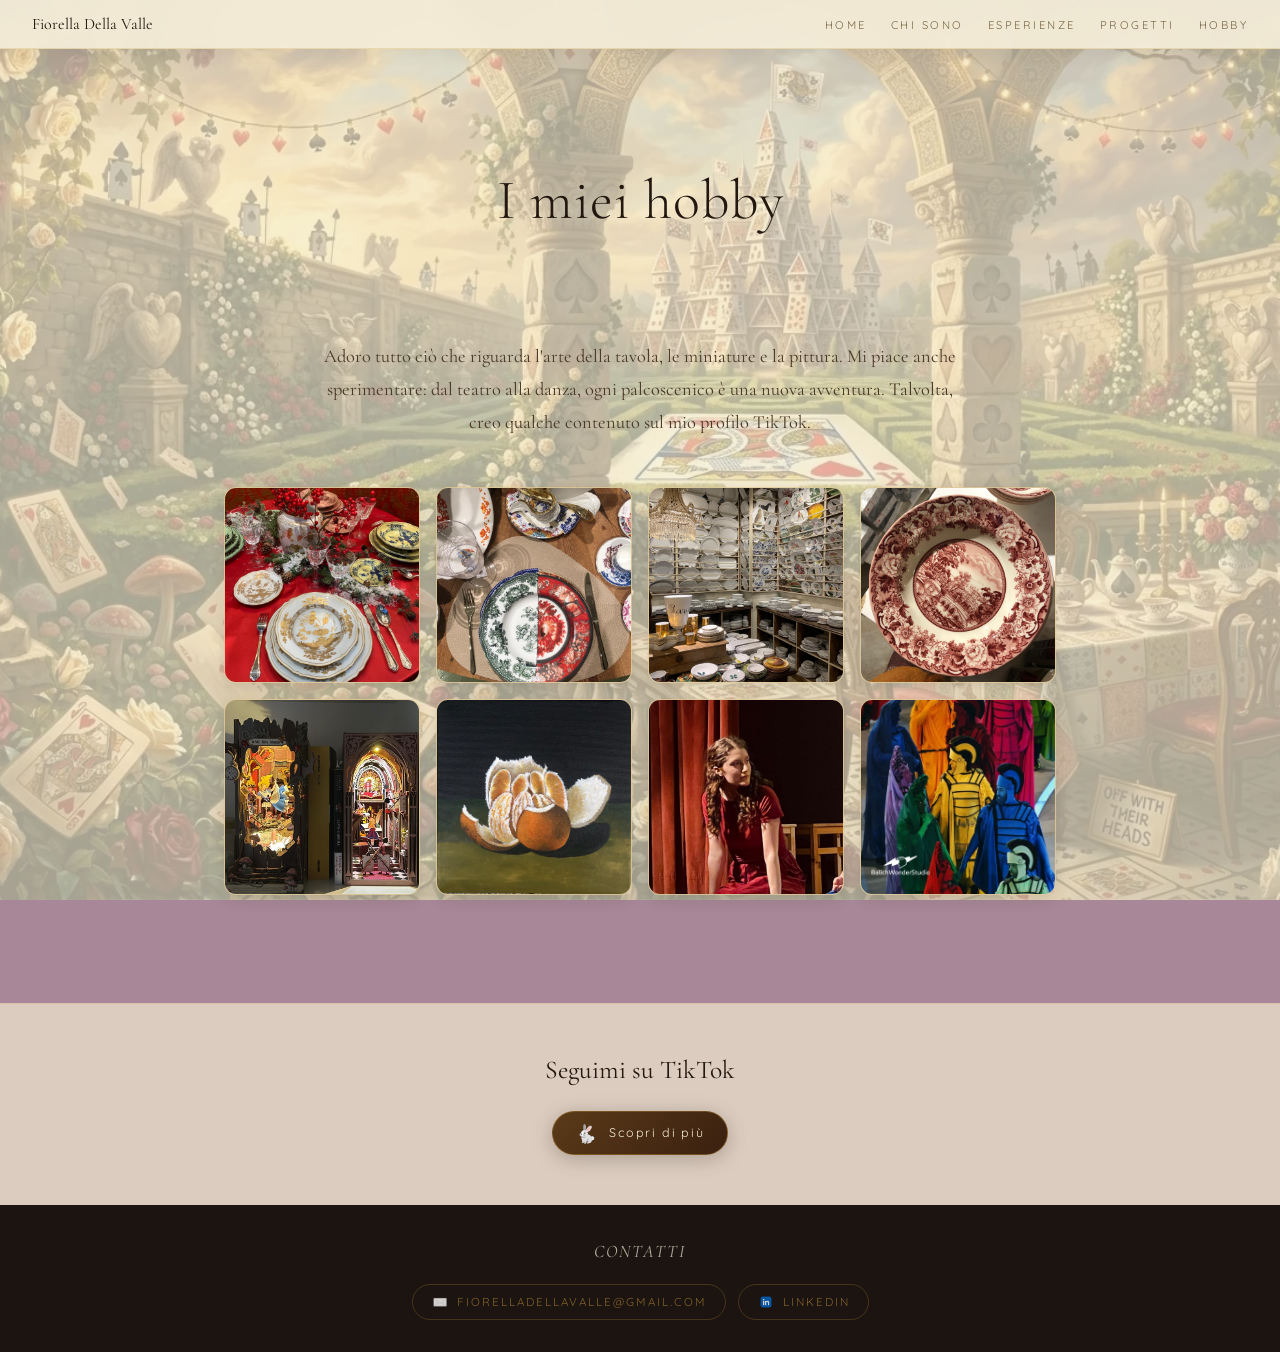
<file: hobby.html>
<!DOCTYPE html>
<html lang="it">
<head>
  <meta charset="UTF-8"/>
  <meta name="viewport" content="width=device-width, initial-scale=1.0"/>
  <title>Hobby — Fiorella Della Valle</title>
  <link rel="stylesheet" href="css/style.css"/>
  <link href="https://fonts.googleapis.com/css2?family=Cormorant+Garamond:ital,wght@0,300;0,400;0,600;1,300;1,400&family=Quicksand:wght@300;400;500&display=swap" rel="stylesheet"/>
  <style>
    *{box-sizing:border-box;margin:0;padding:0;}
    html,body{width:100%;overflow-x:hidden;}
    body{font-family:'Cormorant Garamond',serif;color:#221810;background:url('assets/images/hobby-bg.webp') center top/cover;background-color:#A88898;}
    @media(max-width:768px){body{background-attachment:scroll;}}
    @media(min-width:769px){body{background-attachment:fixed;}}
    body::before{content:'';position:fixed;inset:0;background:rgba(245,237,216,0.68);pointer-events:none;z-index:0;}
    @media(hover:hover){
      *{cursor:url("data:image/svg+xml,%3Csvg xmlns='http://www.w3.org/2000/svg' width='28' height='28' viewBox='0 0 28 28'%3E%3Ctext y='22' font-size='22'%3E🌸%3C/text%3E%3C/svg%3E") 14 14,auto;}
      a,button{cursor:url("data:image/svg+xml,%3Csvg xmlns='http://www.w3.org/2000/svg' width='28' height='28' viewBox='0 0 28 28'%3E%3Ctext y='22' font-size='22'%3E🌸%3C/text%3E%3C/svg%3E") 14 14,pointer;}
    }
    nav,body>*{position:relative;z-index:1;}
    .site-nav{position:fixed;top:0;left:0;right:0;z-index:100;display:flex;align-items:center;justify-content:space-between;padding:14px 32px;background:rgba(245,237,216,0.92);backdrop-filter:blur(12px);border-bottom:0.5px solid rgba(200,152,58,0.25);box-shadow:0 2px 20px rgba(34,24,16,0.08);}
    .nav-logo{font-family:'Cormorant Garamond',serif;font-size:1rem;color:#221810;text-decoration:none;}
    .nav-links{display:flex;gap:24px;list-style:none;}
    .nav-links a{font-family:'Quicksand',sans-serif;font-size:0.7rem;letter-spacing:2.5px;text-transform:uppercase;color:#7A6848;text-decoration:none;transition:color 0.2s;position:relative;}
    .nav-links a::after{content:'';position:absolute;bottom:-3px;left:0;right:0;height:0.5px;background:#C8983A;transform:scaleX(0);transition:transform 0.3s;}
    .nav-links a:hover{color:#221810;} .nav-links a:hover::after{transform:scaleX(1);}
    .hamburger{display:none;flex-direction:column;gap:5px;background:none;border:none;padding:4px;}
    .hamburger span{display:block;width:22px;height:2px;background:#221810;border-radius:1px;transition:all 0.3s;}
    .hamburger.open span:nth-child(1){transform:translateY(7px) rotate(45deg);}
    .hamburger.open span:nth-child(2){opacity:0;}
    .hamburger.open span:nth-child(3){transform:translateY(-7px) rotate(-45deg);}
    .mobile-menu{display:none;position:fixed;top:56px;left:0;right:0;z-index:99;background:rgba(245,237,216,0.97);backdrop-filter:blur(12px);border-bottom:0.5px solid rgba(200,152,58,0.25);padding:1rem 0;flex-direction:column;}
    .mobile-menu.open{display:flex;}
    .mobile-menu a{font-family:'Quicksand',sans-serif;font-size:0.8rem;letter-spacing:2.5px;text-transform:uppercase;color:#7A6848;text-decoration:none;padding:14px 32px;border-bottom:0.5px solid rgba(200,152,58,0.1);}
    .mobile-menu a:last-child{border-bottom:none;}
    .page-hero{width:100%;padding:120px 5% 60px;text-align:center;position:relative;z-index:1;}
    .page-hero h1{font-family:'Cormorant Garamond',serif;font-weight:300;font-size:clamp(2rem,5vw,3.5rem);color:#221810;text-shadow:0 2px 12px rgba(245,237,216,0.8);letter-spacing:1px;}
    .hobby-section{padding:0 5% 60px;max-width:960px;margin:0 auto;position:relative;z-index:1;}
    .hobby-intro{text-align:center;max-width:640px;margin:0 auto 3rem;}
    .hobby-intro p{font-family:'Cormorant Garamond',serif;font-size:1.15rem;color:#4A3828;line-height:1.8;}
    .hobby-photos{display:grid;grid-template-columns:repeat(4,1fr);gap:1rem;margin-bottom:3rem;}
    .hobby-photo-item{position:relative;border-radius:12px;overflow:hidden;aspect-ratio:1;border:0.5px solid rgba(200,152,58,0.3);box-shadow:0 4px 16px rgba(34,24,16,0.14);transition:all 0.4s cubic-bezier(.2,.8,.2,1);background:rgba(237,227,204,0.7);display:flex;align-items:center;justify-content:center;}
    .hobby-photo-item:hover{transform:translateY(-5px) scale(1.02);box-shadow:0 12px 32px rgba(34,24,16,0.2);border-color:rgba(200,152,58,0.6);}
    .hobby-photo-item img{width:100%;height:100%;object-fit:cover;}
    .hobby-photo-placeholder{display:flex;flex-direction:column;align-items:center;justify-content:center;gap:8px;padding:1rem;color:#7A6848;}
    .hobby-photo-placeholder span:first-child{font-size:2rem;}
    .hobby-photo-placeholder span:last-child{font-family:'Quicksand',sans-serif;font-size:0.7rem;letter-spacing:2px;text-transform:uppercase;}
    .tiktok-section{background:rgba(237,227,204,0.75);border-top:1px solid rgba(200,152,58,0.2);padding:50px 5%;text-align:center;position:relative;z-index:1;backdrop-filter:blur(4px);}
    .tiktok-inner{max-width:500px;margin:0 auto;}
    .tiktok-inner h3{font-family:'Cormorant Garamond',serif;font-weight:400;font-size:1.6rem;margin-bottom:1.6rem;}
    .btn-rabbit{display:inline-flex;align-items:center;gap:10px;font-family:'Quicksand',sans-serif;font-size:0.78rem;letter-spacing:1.8px;color:#F5EDD8;background:linear-gradient(135deg,#5A3A18,#3A2010);border:1px solid rgba(200,152,58,0.35);padding:10px 22px;border-radius:40px;text-decoration:none;box-shadow:0 4px 20px rgba(34,24,16,0.25);transition:all 0.3s;-webkit-tap-highlight-color:transparent;}
    .btn-rabbit:hover{transform:translateY(-2px);box-shadow:0 8px 28px rgba(34,24,16,0.35);}
    .btn-rabbit .rabbit{display:inline-block;animation:hop 2s ease-in-out infinite;}
    @keyframes hop{0%,100%{transform:translateY(0);}45%{transform:translateY(-5px);}}
    footer{background:#1C1410;padding:2rem 5%;text-align:center;position:relative;z-index:1;}
    .footer-label{font-family:'Cormorant Garamond',serif;font-weight:400;font-size:1.1rem;font-style:italic;text-transform:uppercase;color:rgba(245,237,216,0.7);letter-spacing:2px;margin-bottom:1rem;}
    .footer-links{display:flex;flex-wrap:wrap;justify-content:center;gap:12px;}
    .footer-link{display:inline-flex;align-items:center;gap:8px;font-family:'Quicksand',sans-serif;font-size:0.72rem;letter-spacing:2px;text-transform:uppercase;color:rgba(200,152,58,0.6);text-decoration:none;border:0.5px solid rgba(200,152,58,0.25);padding:8px 18px;border-radius:30px;transition:all 0.3s;}
    .footer-link:hover{color:rgba(200,152,58,0.95);border-color:rgba(200,152,58,0.55);}
    .footer-icon{width:18px;height:18px;object-fit:contain;opacity:0.8;flex-shrink:0;}
    .reveal{opacity:0;transform:translateY(28px);transition:opacity 0.7s ease,transform 0.7s ease;}
    .reveal.visible{opacity:1;transform:translateY(0);}
    @media(max-width:768px){
      .nav-links{display:none;} .hamburger{display:flex;} .site-nav{padding:12px 20px;}
      .page-hero{padding:90px 5% 40px;}
      .hobby-photos{grid-template-columns:1fr 1fr;gap:8px;}
      .hobby-intro p{font-size:1.05rem;}
    }
    @media(max-width:480px){
      .footer-links{flex-direction:column;align-items:center;}
    }
  </style>
</head>
<body>

<nav class="site-nav">
  <a href="index.html" class="nav-logo">Fiorella Della Valle</a>
  <ul class="nav-links">
    <li><a href="stanza.html">Home</a></li>
    <li><a href="chi-sono.html">Chi sono</a></li>
    <li><a href="esperienze.html">Esperienze</a></li>
    <li><a href="progetti.html">Progetti</a></li>
    <li><a href="hobby.html">Hobby</a></li>
  </ul>
  <button class="hamburger" id="hamburger" aria-label="Menu"><span></span><span></span><span></span></button>
</nav>

<div class="mobile-menu" id="mobile-menu">
  <a href="stanza.html">Home</a>
  <a href="chi-sono.html">Chi sono</a>
  <a href="esperienze.html">Esperienze</a>
  <a href="progetti.html">Progetti</a>
  <a href="hobby.html">Hobby</a>
</div>

<div class="page-hero">
  <h1>I miei hobby</h1>
</div>

<div class="hobby-section">
  <div class="hobby-intro reveal">
    <p>Adoro tutto ciò che riguarda l'arte della tavola, le miniature e la pittura. Mi piace anche sperimentare: dal teatro alla danza, ogni palcoscenico è una nuova avventura. Talvolta, creo qualche contenuto sul mio profilo TikTok.</p>
  </div>

  <div class="hobby-photos reveal">
    <div class="hobby-photo-item">
      <img src="assets/images/hobby-1.jpg" alt="Hobby 1" onerror="this.style.display='none';this.nextElementSibling.style.display='flex'"/>
      <div class="hobby-photo-placeholder" style="display:none;"><span>🌹</span><span>Foto 1</span></div>
    </div>
    <div class="hobby-photo-item">
      <img src="assets/images/hobby-2.jpeg" alt="Hobby 2" onerror="this.style.display='none';this.nextElementSibling.style.display='flex'"/>
      <div class="hobby-photo-placeholder" style="display:none;"><span>🍽️</span><span>Foto 2</span></div>
    </div>
    <div class="hobby-photo-item">
      <img src="assets/images/hobby-3.jpg" alt="Hobby 3" onerror="this.style.display='none';this.nextElementSibling.style.display='flex'"/>
      <div class="hobby-photo-placeholder" style="display:none;"><span>✨</span><span>Foto 3</span></div>
    </div>
    <div class="hobby-photo-item">
      <img src="assets/images/hobby-4.jpg" alt="Hobby 4" onerror="this.style.display='none';this.nextElementSibling.style.display='flex'"/>
      <div class="hobby-photo-placeholder" style="display:none;"><span>🌸</span><span>Foto 4</span></div>
    </div>
    <div class="hobby-photo-item">
      <img src="assets/images/hobby-5.jpg" alt="Hobby 5" onerror="this.style.display='none';this.nextElementSibling.style.display='flex'"/>
      <div class="hobby-photo-placeholder" style="display:none;"><span>🃏</span><span>Foto 5</span></div>
    </div>
    <div class="hobby-photo-item">
      <img src="assets/images/hobby-6.jpeg" alt="Hobby 6" onerror="this.style.display='none';this.nextElementSibling.style.display='flex'"/>
      <div class="hobby-photo-placeholder" style="display:none;"><span>🌹</span><span>Foto 6</span></div>
    </div>
    <div class="hobby-photo-item">
      <img src="assets/images/hobby-7.jpeg" alt="Teatro" onerror="this.style.display='none';this.nextElementSibling.style.display='flex'"/>
      <div class="hobby-photo-placeholder" style="display:none;"><span>🎭</span><span>Teatro</span></div>
    </div>
    <div class="hobby-photo-item">
      <img src="assets/images/hobby-8.png" alt="Danza Olimpiadi" onerror="this.style.display='none';this.nextElementSibling.style.display='flex'"/>
      <div class="hobby-photo-placeholder" style="display:none;"><span>🩰</span><span>Olimpiadi</span></div>
    </div>
  </div>
</div>

<div class="tiktok-section">
  <div class="tiktok-inner reveal">
    <h3>Seguimi su TikTok</h3>
    <a href="https://www.tiktok.com/@fiorelladellavalle" target="_blank" class="btn-rabbit">
      <span class="rabbit">🐇</span> Scopri di più
    </a>
  </div>
</div>

<footer>
  <p class="footer-label">Contatti</p>
  <div class="footer-links">
    <a href="mailto:fiorelladellavalle@gmail.com" class="footer-link">
      <img src="assets/images/icon-mail.png" class="footer-icon" onerror="this.style.display='none'"/> fiorelladellavalle@gmail.com
    </a>
    <a href="https://www.linkedin.com/in/fiorelladellavalle/" target="_blank" class="footer-link">
      <img src="assets/images/icon-linkedin.webp" class="footer-icon" onerror="this.style.display='none'"/> LinkedIn
    </a>
  </div>
</footer>

<script>
const hamburger=document.getElementById('hamburger'),mobileMenu=document.getElementById('mobile-menu');
hamburger.addEventListener('click',()=>{hamburger.classList.toggle('open');mobileMenu.classList.toggle('open');});
mobileMenu.querySelectorAll('a').forEach(a=>a.addEventListener('click',()=>{hamburger.classList.remove('open');mobileMenu.classList.remove('open');}));
(function(){const els=document.querySelectorAll('.reveal');const obs=new IntersectionObserver((entries)=>{entries.forEach(e=>{if(e.isIntersecting){e.target.classList.add('visible');obs.unobserve(e.target);}});},{threshold:0.08});els.forEach(el=>obs.observe(el));})();
</script>
<script src="js/main.js"></script>
</body>
</html>
</file>
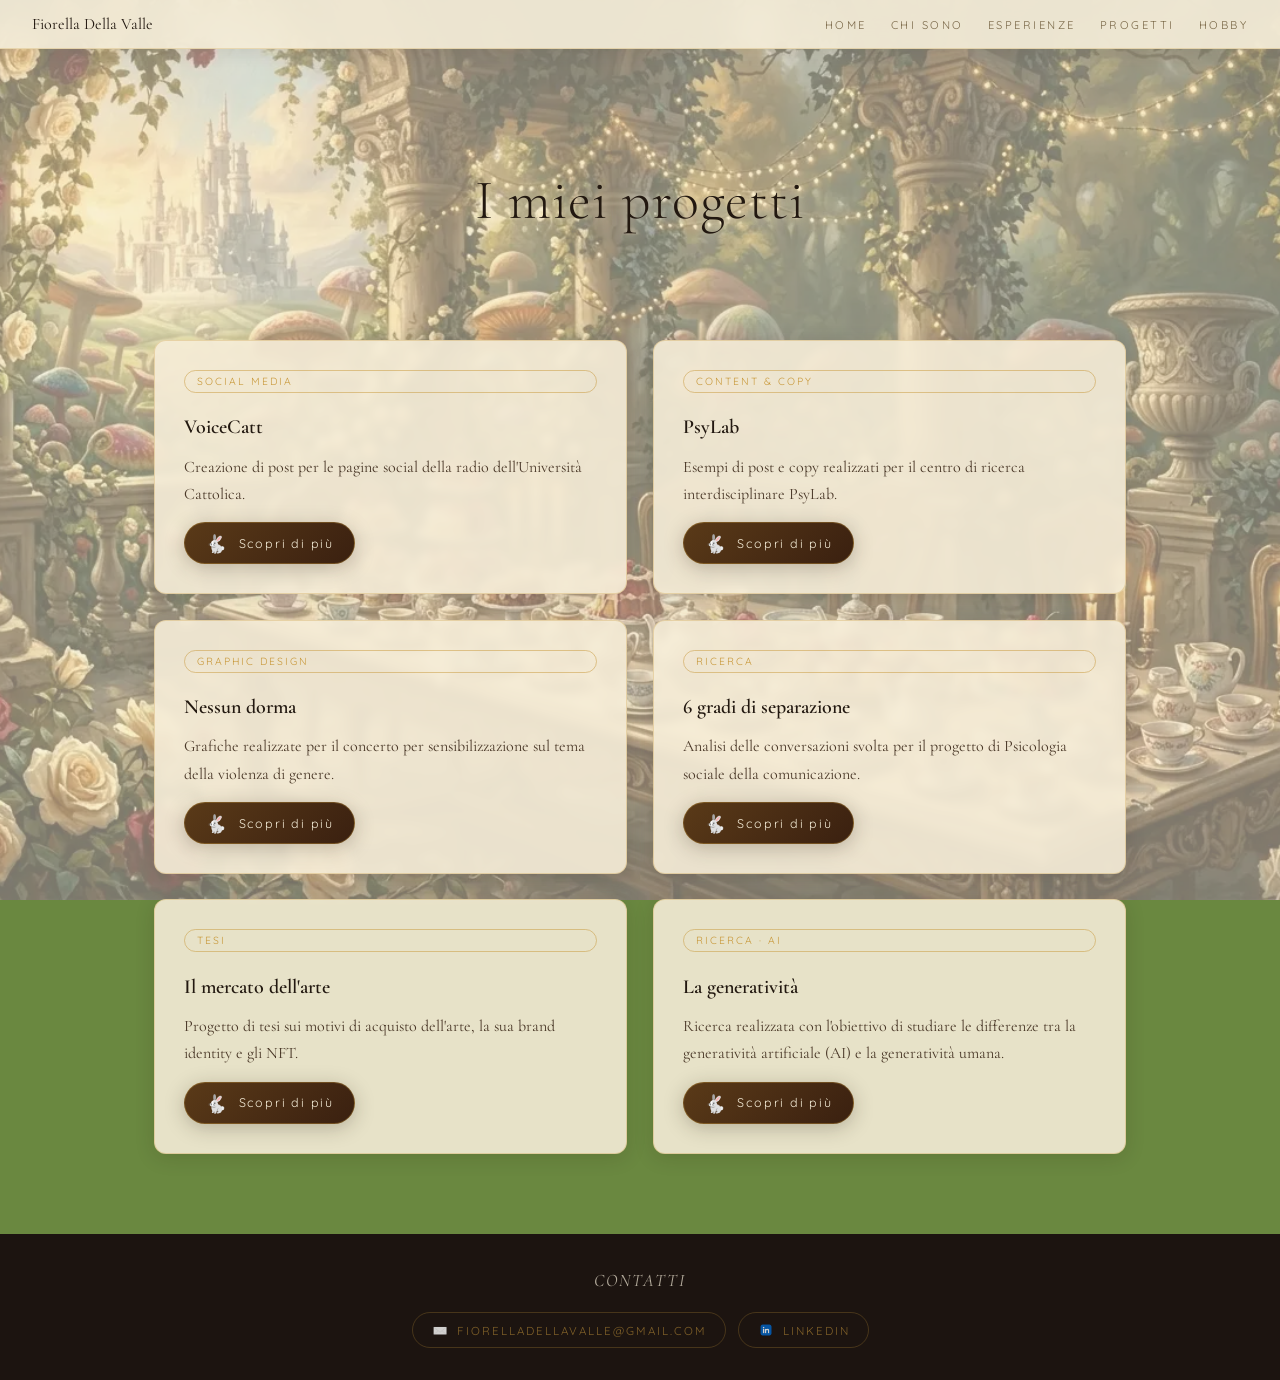
<file: progetti.html>
<!DOCTYPE html>
<html lang="it">
<head>
  <meta charset="UTF-8"/>
  <meta name="viewport" content="width=device-width, initial-scale=1.0"/>
  <title>Progetti — Fiorella Della Valle</title>
  <link rel="stylesheet" href="css/style.css"/>
  <link href="https://fonts.googleapis.com/css2?family=Cormorant+Garamond:ital,wght@0,300;0,400;0,600;1,300;1,400&family=Quicksand:wght@300;400;500&display=swap" rel="stylesheet"/>
  <style>
    *{box-sizing:border-box;margin:0;padding:0;}
    html,body{width:100%;overflow-x:hidden;}
    body{font-family:'Cormorant Garamond',serif;color:#221810;background:url('assets/images/progetti-bg.webp') center top/cover;background-color:#6A8840;}
    @media(max-width:768px){body{background-attachment:scroll;}}
    @media(min-width:769px){body{background-attachment:fixed;}}
    body::before{content:'';position:fixed;inset:0;background:rgba(245,237,216,0.50);pointer-events:none;z-index:0;}
    @media(hover:hover){
      *{cursor:url("data:image/svg+xml,%3Csvg xmlns='http://www.w3.org/2000/svg' width='28' height='28' viewBox='0 0 28 28'%3E%3Ctext y='22' font-size='22'%3E🌸%3C/text%3E%3C/svg%3E") 14 14,auto;}
      a,button{cursor:url("data:image/svg+xml,%3Csvg xmlns='http://www.w3.org/2000/svg' width='28' height='28' viewBox='0 0 28 28'%3E%3Ctext y='22' font-size='22'%3E🌸%3C/text%3E%3C/svg%3E") 14 14,pointer;}
    }
    nav,body>*{position:relative;z-index:1;}
    .site-nav{position:fixed;top:0;left:0;right:0;z-index:100;display:flex;align-items:center;justify-content:space-between;padding:14px 32px;background:rgba(245,237,216,0.92);backdrop-filter:blur(12px);border-bottom:0.5px solid rgba(200,152,58,0.25);box-shadow:0 2px 20px rgba(34,24,16,0.08);}
    .nav-logo{font-family:'Cormorant Garamond',serif;font-size:1rem;color:#221810;text-decoration:none;}
    .nav-links{display:flex;gap:24px;list-style:none;}
    .nav-links a{font-family:'Quicksand',sans-serif;font-size:0.7rem;letter-spacing:2.5px;text-transform:uppercase;color:#7A6848;text-decoration:none;transition:color 0.2s;position:relative;}
    .nav-links a::after{content:'';position:absolute;bottom:-3px;left:0;right:0;height:0.5px;background:#C8983A;transform:scaleX(0);transition:transform 0.3s;}
    .nav-links a:hover{color:#221810;} .nav-links a:hover::after{transform:scaleX(1);}
    .hamburger{display:none;flex-direction:column;gap:5px;background:none;border:none;padding:4px;}
    .hamburger span{display:block;width:22px;height:2px;background:#221810;border-radius:1px;transition:all 0.3s;}
    .hamburger.open span:nth-child(1){transform:translateY(7px) rotate(45deg);}
    .hamburger.open span:nth-child(2){opacity:0;}
    .hamburger.open span:nth-child(3){transform:translateY(-7px) rotate(-45deg);}
    .mobile-menu{display:none;position:fixed;top:56px;left:0;right:0;z-index:99;background:rgba(245,237,216,0.97);backdrop-filter:blur(12px);border-bottom:0.5px solid rgba(200,152,58,0.25);padding:1rem 0;flex-direction:column;}
    .mobile-menu.open{display:flex;}
    .mobile-menu a{font-family:'Quicksand',sans-serif;font-size:0.8rem;letter-spacing:2.5px;text-transform:uppercase;color:#7A6848;text-decoration:none;padding:14px 32px;border-bottom:0.5px solid rgba(200,152,58,0.1);}
    .mobile-menu a:last-child{border-bottom:none;}
    .page-hero{width:100%;padding:120px 5% 60px;text-align:center;position:relative;z-index:1;}
    .page-hero h1{font-family:'Cormorant Garamond',serif;font-weight:300;font-size:clamp(2rem,5vw,3.5rem);color:#221810;text-shadow:0 2px 12px rgba(245,237,216,0.8);letter-spacing:1px;}
    .proj-section{padding:0 5% 80px;max-width:1100px;margin:0 auto;position:relative;z-index:1;}
    .proj-grid{display:grid;grid-template-columns:1fr 1fr;gap:1.6rem;}
    .project-card{background:rgba(245,237,216,0.90);border:0.5px solid rgba(200,152,58,0.3);border-radius:12px;padding:1.8rem;box-shadow:0 4px 20px rgba(34,24,16,0.14);transition:all 0.4s cubic-bezier(.2,.8,.2,1);display:flex;flex-direction:column;gap:0.9rem;position:relative;overflow:hidden;backdrop-filter:blur(4px);}
    .project-card::before{content:'';position:absolute;top:0;left:0;right:0;height:3px;background:linear-gradient(90deg,#C8983A,#8A2018,#C8983A);opacity:0;transition:opacity 0.3s;}
    .project-card:hover{transform:translateY(-6px);box-shadow:0 14px 36px rgba(34,24,16,0.2);border-color:rgba(200,152,58,0.6);}
    .project-card:hover::before{opacity:1;}
    .project-card h3{font-family:'Cormorant Garamond',serif;font-size:1.25rem;color:#221810;}
    .project-card p{font-family:'Cormorant Garamond',serif;font-size:1rem;color:#4A3828;line-height:1.7;flex:1;}
    .tag{display:inline-block;font-family:'Quicksand',sans-serif;font-size:0.65rem;letter-spacing:2px;text-transform:uppercase;color:#C8983A;border:0.5px solid rgba(200,152,58,0.5);padding:4px 12px;border-radius:20px;}
    .btn-rabbit{display:inline-flex;align-items:center;gap:10px;font-family:'Quicksand',sans-serif;font-size:0.78rem;letter-spacing:1.8px;color:#F5EDD8;background:linear-gradient(135deg,#5A3A18,#3A2010);border:1px solid rgba(200,152,58,0.35);padding:9px 20px;border-radius:40px;text-decoration:none;align-self:flex-start;box-shadow:0 4px 20px rgba(34,24,16,0.25);transition:all 0.3s;-webkit-tap-highlight-color:transparent;}
    .btn-rabbit .rabbit{display:inline-block;animation:hop 2s ease-in-out infinite;}
    @keyframes hop{0%,100%{transform:translateY(0);}45%{transform:translateY(-5px);}}
    footer{background:#1C1410;padding:2rem 5%;text-align:center;position:relative;z-index:1;}
    .footer-label{font-family:'Cormorant Garamond',serif;font-weight:400;font-size:1.1rem;font-style:italic;text-transform:uppercase;color:rgba(245,237,216,0.7);letter-spacing:2px;margin-bottom:1rem;}
    .footer-links{display:flex;flex-wrap:wrap;justify-content:center;gap:12px;}
    .footer-link{display:inline-flex;align-items:center;gap:8px;font-family:'Quicksand',sans-serif;font-size:0.72rem;letter-spacing:2px;text-transform:uppercase;color:rgba(200,152,58,0.6);text-decoration:none;border:0.5px solid rgba(200,152,58,0.25);padding:8px 18px;border-radius:30px;transition:all 0.3s;}
    .footer-icon{width:18px;height:18px;object-fit:contain;opacity:0.8;flex-shrink:0;}
    .reveal{opacity:0;transform:translateY(28px);transition:opacity 0.7s ease,transform 0.7s ease;}
    .reveal.visible{opacity:1;transform:translateY(0);}
    @media(max-width:768px){
      .nav-links{display:none;} .hamburger{display:flex;} .site-nav{padding:12px 20px;}
      .page-hero{padding:90px 5% 40px;}
      .proj-grid{grid-template-columns:1fr;}
    }
    @media(max-width:480px){
      .project-card{padding:1.4rem;}
      .footer-links{flex-direction:column;align-items:center;}
    }
  </style>
</head>
<body>
<nav class="site-nav">
  <a href="index.html" class="nav-logo">Fiorella Della Valle</a>
  <ul class="nav-links">
    <li><a href="stanza.html">Home</a></li>
    <li><a href="chi-sono.html">Chi sono</a></li>
    <li><a href="esperienze.html">Esperienze</a></li>
    <li><a href="progetti.html">Progetti</a></li>
    <li><a href="hobby.html">Hobby</a></li>
  </ul>
  <button class="hamburger" id="hamburger" aria-label="Menu"><span></span><span></span><span></span></button>
</nav>
<div class="mobile-menu" id="mobile-menu">
  <a href="stanza.html">Home</a>
  <a href="chi-sono.html">Chi sono</a>
  <a href="esperienze.html">Esperienze</a>
  <a href="progetti.html">Progetti</a>
  <a href="hobby.html">Hobby</a>
</div>
<div class="page-hero"><h1>I miei progetti</h1></div>
<div class="proj-section">
  <div class="proj-grid">
    <div class="project-card reveal"><span class="tag">Social Media</span><h3>VoiceCatt</h3><p>Creazione di post per le pagine social della radio dell'Università Cattolica.</p><a href="https://www.canva.com/design/DAGC9nV2uOU/ldUCAbQsW20uY-mECMyFzg/view?utm_content=DAGC9nV2uOU&utm_campaign=designshare&utm_medium=link&utm_source=editor#1" target="_blank" class="btn-rabbit"><span class="rabbit">🐇</span> Scopri di più</a></div>
    <div class="project-card reveal"><span class="tag">Content & Copy</span><h3>PsyLab</h3><p>Esempi di post e copy realizzati per il centro di ricerca interdisciplinare PsyLab.</p><a href="https://www.canva.com/design/DAGK1zcbFvQ/WR1HWjWWYefYAGItqBmOeg/view?utm_content=DAGK1zcbFvQ&utm_campaign=designshare&utm_medium=link&utm_source=editor" target="_blank" class="btn-rabbit"><span class="rabbit">🐇</span> Scopri di più</a></div>
    <div class="project-card reveal"><span class="tag">Graphic Design</span><h3>Nessun dorma</h3><p>Grafiche realizzate per il concerto per sensibilizzazione sul tema della violenza di genere.</p><a href="https://www.canva.com/design/DAGC9RThvxc/6ZBGdY7fx81OsKCcVUdJPw/edit" target="_blank" class="btn-rabbit"><span class="rabbit">🐇</span> Scopri di più</a></div>
    <div class="project-card reveal"><span class="tag">Ricerca</span><h3>6 gradi di separazione</h3><p>Analisi delle conversazioni svolta per il progetto di Psicologia sociale della comunicazione.</p><a href="https://www.canva.com/design/DAGC92YRRes/500TfkVzE5TZJOoOqr6wIw/view?utm_content=DAGC92YRRes&utm_campaign=designshare&utm_medium=link&utm_source=editor" target="_blank" class="btn-rabbit"><span class="rabbit">🐇</span> Scopri di più</a></div>
    <div class="project-card reveal"><span class="tag">Tesi</span><h3>Il mercato dell'arte</h3><p>Progetto di tesi sui motivi di acquisto dell'arte, la sua brand identity e gli NFT.</p><a href="https://www.canva.com/design/DAFb3YiAiXs/NOeznp7tokkP_DtpFV4Ffg/view?utm_content=DAFb3YiAiXs&utm_campaign=designshare&utm_medium=link&utm_source=publishsharelink" target="_blank" class="btn-rabbit"><span class="rabbit">🐇</span> Scopri di più</a></div>
    <div class="project-card reveal"><span class="tag">Ricerca · AI</span><h3>La generatività</h3><p>Ricerca realizzata con l'obiettivo di studiare le differenze tra la generatività artificiale (AI) e la generatività umana.</p><a href="https://www.canva.com/design/DAF8NpGscHA/Bm-6mrZuMS30iK7xyO1viA/view?utm_content=DAF8NpGscHA&utm_campaign=designshare&utm_medium=link&utm_source=editor" target="_blank" class="btn-rabbit"><span class="rabbit">🐇</span> Scopri di più</a></div>
  </div>
</div>
<footer>
  <p class="footer-label">Contatti</p>
  <div class="footer-links">
    <a href="mailto:fiorelladellavalle@gmail.com" class="footer-link"><img src="assets/images/icon-mail.png" class="footer-icon" onerror="this.style.display='none'"/> fiorelladellavalle@gmail.com</a>
    <a href="https://www.linkedin.com/in/fiorelladellavalle/" target="_blank" class="footer-link"><img src="assets/images/icon-linkedin.webp" class="footer-icon" onerror="this.style.display='none'"/> LinkedIn</a>
  </div>
</footer>
<script>
const hamburger=document.getElementById('hamburger'),mobileMenu=document.getElementById('mobile-menu');
hamburger.addEventListener('click',()=>{hamburger.classList.toggle('open');mobileMenu.classList.toggle('open');});
mobileMenu.querySelectorAll('a').forEach(a=>a.addEventListener('click',()=>{hamburger.classList.remove('open');mobileMenu.classList.remove('open');}));
(function(){const els=document.querySelectorAll('.reveal');const obs=new IntersectionObserver((entries)=>{entries.forEach(e=>{if(e.isIntersecting){e.target.classList.add('visible');obs.unobserve(e.target);}});},{threshold:0.08});els.forEach(el=>obs.observe(el));})();
</script>
<script src="js/main.js"></script>
</body>
</html>
</file>
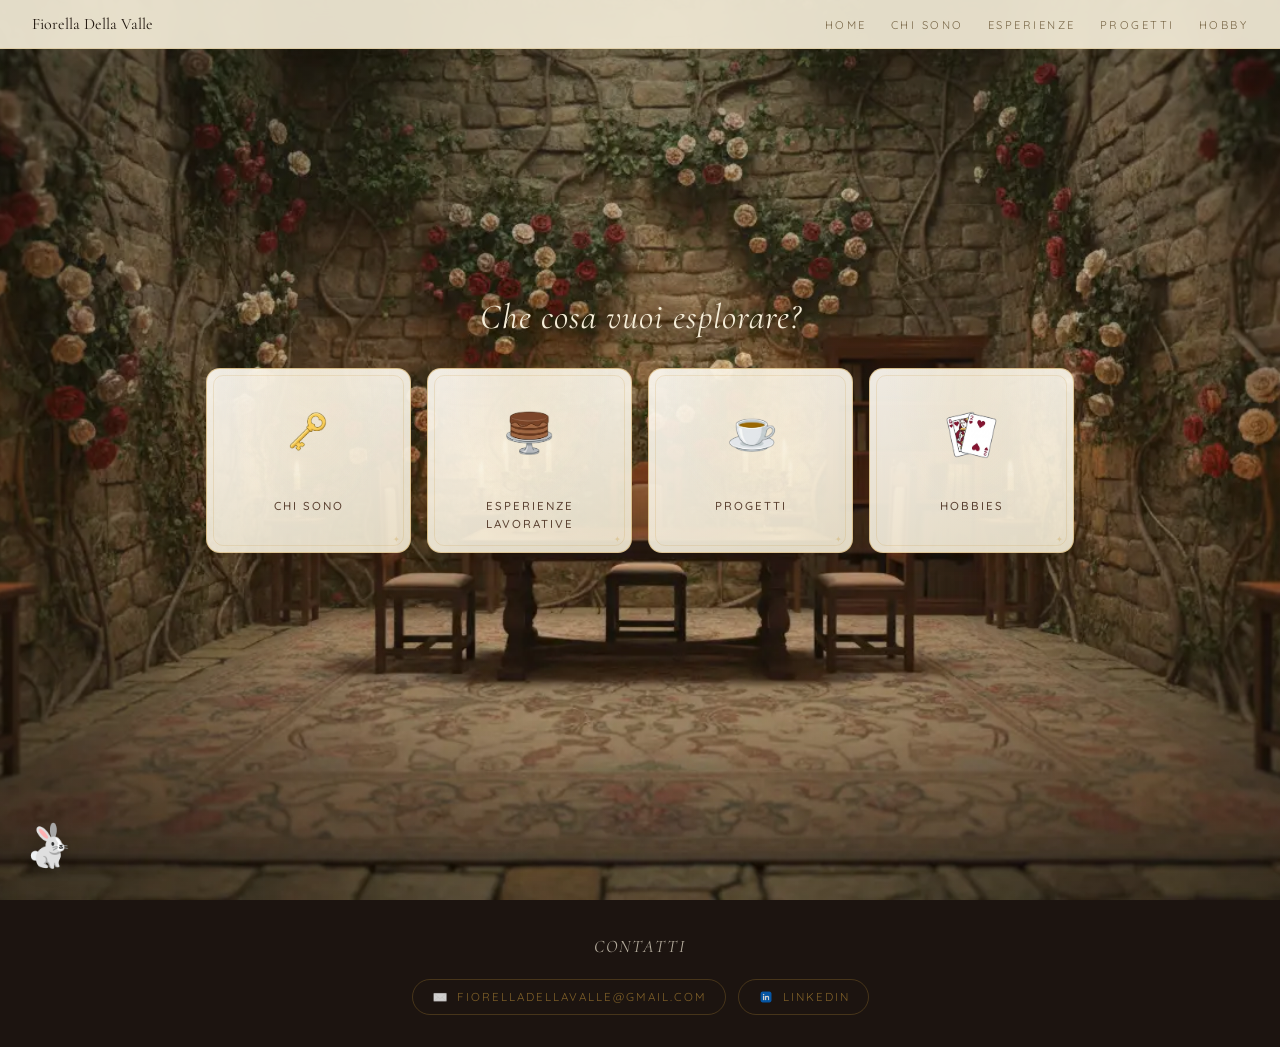
<file: stanza.html>
<!DOCTYPE html>
<html lang="it">
<head>
  <meta charset="UTF-8"/>
  <meta name="viewport" content="width=device-width, initial-scale=1.0"/>
  <title>Fiorella Della Valle — Portfolio</title>
  <link rel="stylesheet" href="css/style.css"/>
  <link href="https://fonts.googleapis.com/css2?family=Cormorant+Garamond:ital,wght@0,300;0,400;0,600;1,300;1,400&family=Quicksand:wght@300;400;500&display=swap" rel="stylesheet"/>
  <style>
    *{box-sizing:border-box;margin:0;padding:0;}
    html,body{width:100%;overflow-x:hidden;}
    body{font-family:'Cormorant Garamond',serif;}

    @media(hover:hover){
      *{cursor:url("data:image/svg+xml,%3Csvg xmlns='http://www.w3.org/2000/svg' width='28' height='28' viewBox='0 0 28 28'%3E%3Ctext y='22' font-size='22'%3E🌸%3C/text%3E%3C/svg%3E") 14 14,auto;}
      a,button{cursor:url("data:image/svg+xml,%3Csvg xmlns='http://www.w3.org/2000/svg' width='28' height='28' viewBox='0 0 28 28'%3E%3Ctext y='22' font-size='22'%3E🌸%3C/text%3E%3C/svg%3E") 14 14,pointer;}
    }

    .stanza-hero{width:100%;min-height:100vh;position:relative;overflow:hidden;display:flex;flex-direction:column;align-items:center;justify-content:center;padding:2rem 1rem 5rem;}
    .stanza-bg-fallback{position:absolute;inset:0;background:linear-gradient(160deg,#C8B890 0%,#A89060 30%,#D0C4A0 60%,#B8A870 100%);}
    .stanza-bg{position:absolute;inset:0;background:url('assets/images/stanza-bg.webp') center/cover no-repeat;}
    @media(max-width:768px){.stanza-bg{background-attachment:scroll;}}
    @media(min-width:769px){.stanza-bg{background-attachment:fixed;}}
    .stanza-vignette{position:absolute;inset:0;background:radial-gradient(ellipse at 50% 60%,transparent 20%,rgba(26,18,10,0.38) 100%);pointer-events:none;z-index:2;}

    .rabbit-fixed{position:fixed;bottom:28px;left:24px;z-index:20;font-size:2.6rem;pointer-events:none;animation:rabbitBreath 3s ease-in-out infinite;filter:drop-shadow(2px 3px 8px rgba(0,0,0,0.25));transform:scaleX(-1);}
    @keyframes rabbitBreath{0%,100%{transform:scaleX(-1) translateY(0);}50%{transform:scaleX(-1) translateY(-5px);}}
    .rabbit-bubble{position:fixed;left:90px;bottom:32px;z-index:21;background:rgba(245,237,216,0.96);border:0.5px solid rgba(200,152,58,0.5);border-radius:12px 12px 12px 2px;padding:9px 14px;font-family:'Cormorant Garamond',serif;font-style:italic;font-size:0.88rem;color:#4A3828;box-shadow:0 4px 16px rgba(34,24,16,0.15);max-width:200px;line-height:1.4;opacity:0;pointer-events:none;transition:opacity 0.5s ease;}
    @media(max-width:480px){.rabbit-bubble{left:72px;bottom:24px;font-size:0.78rem;max-width:160px;}}

    /* NAV */
    .site-nav{position:fixed;top:0;left:0;right:0;z-index:100;display:flex;align-items:center;justify-content:space-between;padding:14px 32px;background:rgba(245,237,216,0.92);backdrop-filter:blur(12px);border-bottom:0.5px solid rgba(200,152,58,0.25);box-shadow:0 2px 20px rgba(34,24,16,0.08);}
    .nav-logo{font-family:'Cormorant Garamond',serif;font-size:1rem;color:#221810;text-decoration:none;}
    .nav-links{display:flex;gap:24px;list-style:none;}
    .nav-links a{font-family:'Quicksand',sans-serif;font-size:0.7rem;letter-spacing:2.5px;text-transform:uppercase;color:#7A6848;text-decoration:none;transition:color 0.2s;position:relative;}
    .nav-links a::after{content:'';position:absolute;bottom:-3px;left:0;right:0;height:0.5px;background:#C8983A;transform:scaleX(0);transition:transform 0.3s;}
    .nav-links a:hover{color:#221810;}
    .nav-links a:hover::after{transform:scaleX(1);}
    .hamburger{display:none;flex-direction:column;gap:5px;background:none;border:none;padding:4px;}
    .hamburger span{display:block;width:22px;height:2px;background:#221810;border-radius:1px;transition:all 0.3s;}
    .hamburger.open span:nth-child(1){transform:translateY(7px) rotate(45deg);}
    .hamburger.open span:nth-child(2){opacity:0;}
    .hamburger.open span:nth-child(3){transform:translateY(-7px) rotate(-45deg);}
    .mobile-menu{display:none;position:fixed;top:56px;left:0;right:0;z-index:99;background:rgba(245,237,216,0.97);backdrop-filter:blur(12px);border-bottom:0.5px solid rgba(200,152,58,0.25);padding:1rem 0;flex-direction:column;}
    .mobile-menu.open{display:flex;}
    .mobile-menu a{font-family:'Quicksand',sans-serif;font-size:0.8rem;letter-spacing:2.5px;text-transform:uppercase;color:#7A6848;text-decoration:none;padding:14px 32px;border-bottom:0.5px solid rgba(200,152,58,0.1);}
    .mobile-menu a:last-child{border-bottom:none;}

    .room-header{position:relative;z-index:10;text-align:center;margin-bottom:2rem;padding:0 1rem;}
    .room-title{font-family:'Cormorant Garamond',serif;font-weight:400;font-style:italic;font-size:clamp(1.3rem,4vw,2.2rem);color:#F5EDD8;text-shadow:0 2px 18px rgba(0,0,0,0.6);letter-spacing:1px;}

    .objects-wrap{position:relative;z-index:10;width:100%;max-width:900px;padding:0 16px;}
    .objects-grid{display:grid;grid-template-columns:repeat(4,1fr);gap:16px;}

    /* CARD — overflow:visible per permettere al tooltip di uscire */
    .obj-card{
      position:relative;
      display:flex;flex-direction:column;
      align-items:center;gap:14px;
      padding:28px 12px 20px;
      text-decoration:none;color:inherit;
      background:radial-gradient(ellipse at 50% 0%,rgba(232,210,160,0.18) 0%,transparent 60%),linear-gradient(160deg,rgba(252,248,240,0.94) 0%,rgba(240,232,210,0.92) 100%);
      border:0.5px solid rgba(200,152,58,0.45);
      border-radius:14px;
      box-shadow:0 4px 20px rgba(26,18,10,0.14);
      transition:all 0.4s cubic-bezier(.2,.8,.2,1);
      overflow:visible;
      -webkit-tap-highlight-color:transparent;
    }
    .obj-card::before{content:'';position:absolute;inset:6px;border-radius:10px;border:0.5px solid rgba(200,152,58,0.18);pointer-events:none;}
    .obj-card::after{content:'✦';position:absolute;bottom:8px;right:10px;font-size:8px;color:rgba(200,152,58,0.3);pointer-events:none;}
    @media(hover:hover){
      .obj-card:hover{transform:translateY(-8px) scale(1.03);box-shadow:0 20px 44px rgba(26,18,10,0.22);border-color:rgba(200,152,58,0.7);}
      .obj-card:hover .obj-icon{transform:translateY(-4px) scale(1.08);}
      .obj-card:hover .obj-tooltip{opacity:1;transform:translateX(-50%) translateY(0);}
    }

    .obj-icon{width:72px;height:72px;object-fit:contain;transition:transform 0.4s;position:relative;z-index:1;}
    .obj-icon-fallback{font-size:2.8rem;line-height:1;position:relative;z-index:1;}
    .obj-name-line{width:30px;height:0.5px;background:linear-gradient(90deg,transparent,rgba(200,152,58,0.6),transparent);position:relative;z-index:1;}
    .obj-name{font-family:'Quicksand',sans-serif;font-weight:500;font-size:0.72rem;letter-spacing:2px;text-transform:uppercase;color:#5A4030;text-align:center;line-height:1.5;position:relative;z-index:1;}

    /* TOOLTIP — appare sopra al hover, invisibile su mobile */
    .obj-tooltip{
      position:absolute;
      bottom:calc(100% + 14px);
      left:50%;
      transform:translateX(-50%) translateY(8px);
      width:220px;
      background:rgba(22,14,6,0.94);
      border:0.5px solid rgba(200,152,58,0.5);
      border-radius:10px;
      padding:13px 16px;
      opacity:0;
      pointer-events:none;
      transition:opacity 0.28s ease, transform 0.28s ease;
      z-index:500;
      box-shadow:0 10px 28px rgba(0,0,0,0.45);
      backdrop-filter:blur(10px);
    }
    .obj-tooltip p{font-family:'Cormorant Garamond',serif;font-style:italic;font-size:0.95rem;color:rgba(245,237,216,0.93);text-align:center;line-height:1.6;margin:0;}
    .obj-tooltip::after{content:'';position:absolute;top:100%;left:50%;transform:translateX(-50%);border:6px solid transparent;border-top-color:rgba(200,152,58,0.5);}

    /* Su mobile niente tooltip */
    @media(hover:none){
      .obj-tooltip{display:none !important;}
    }

    /* FOOTER */
    footer{background:#1C1410;padding:2rem 5%;text-align:center;}
    .footer-label{font-family:'Cormorant Garamond',serif;font-weight:400;font-size:1.1rem;font-style:italic;text-transform:uppercase;color:rgba(245,237,216,0.7);letter-spacing:2px;margin-bottom:1rem;}
    .footer-links{display:flex;flex-wrap:wrap;justify-content:center;gap:12px;}
    .footer-link{display:inline-flex;align-items:center;gap:8px;font-family:'Quicksand',sans-serif;font-size:0.72rem;letter-spacing:2px;text-transform:uppercase;color:rgba(200,152,58,0.6);text-decoration:none;border:0.5px solid rgba(200,152,58,0.25);padding:8px 18px;border-radius:30px;transition:all 0.3s;}
    .footer-link:hover{color:rgba(200,152,58,0.95);border-color:rgba(200,152,58,0.55);}
    .footer-icon{width:18px;height:18px;object-fit:contain;opacity:0.8;flex-shrink:0;}

    /* RESPONSIVE */
    @media(max-width:768px){
      .nav-links{display:none;}
      .hamburger{display:flex;}
      .site-nav{padding:12px 20px;}
      .stanza-hero{padding:5rem 1rem 4rem;}
      .objects-grid{grid-template-columns:1fr 1fr;gap:12px;}
      .obj-icon{width:56px;height:56px;}
      .rabbit-fixed{font-size:2rem;bottom:20px;left:16px;}
    }
    @media(max-width:400px){
      .objects-grid{gap:10px;}
      .obj-card{padding:18px 8px 14px;gap:10px;}
      .obj-icon{width:48px;height:48px;}
      .obj-name{font-size:0.65rem;letter-spacing:1.5px;}
      .footer-links{flex-direction:column;align-items:center;}
    }
  </style>
</head>
<body>

<nav class="site-nav">
  <a href="index.html" class="nav-logo">Fiorella Della Valle</a>
  <ul class="nav-links">
    <li><a href="stanza.html">Home</a></li>
    <li><a href="chi-sono.html">Chi sono</a></li>
    <li><a href="esperienze.html">Esperienze</a></li>
    <li><a href="progetti.html">Progetti</a></li>
    <li><a href="hobby.html">Hobby</a></li>
  </ul>
  <button class="hamburger" id="hamburger" aria-label="Menu">
    <span></span><span></span><span></span>
  </button>
</nav>

<div class="mobile-menu" id="mobile-menu">
  <a href="stanza.html">Home</a>
  <a href="chi-sono.html">Chi sono</a>
  <a href="esperienze.html">Esperienze</a>
  <a href="progetti.html">Progetti</a>
  <a href="hobby.html">Hobby</a>
</div>

<div class="stanza-hero">
  <div class="stanza-bg-fallback"></div>
  <div class="stanza-bg"></div>
  <div class="stanza-vignette"></div>
  <div class="rabbit-fixed">🐇</div>

  <div class="room-header">
    <h1 class="room-title">Che cosa vuoi esplorare?</h1>
  </div>

  <div class="objects-wrap">
    <div class="objects-grid">

      <a href="chi-sono.html" class="obj-card">
        <div class="obj-tooltip"><p>Ti do la chiave del mio mondo: chi sono, skills e contatti</p></div>
        <img src="assets/images/icon-chiave.png" alt="Chi sono" class="obj-icon"
             onerror="this.style.display='none';this.nextElementSibling.style.display='block'"/>
        <span class="obj-icon-fallback" style="display:none;">🗝️</span>
        <div class="obj-name-line"></div>
        <span class="obj-name">Chi sono</span>
      </a>

      <a href="esperienze.html" class="obj-card">
        <div class="obj-tooltip"><p>Gusta la lettura delle mie avventure</p></div>
        <img src="assets/images/icon-torta.png" alt="Esperienze" class="obj-icon"
             onerror="this.style.display='none';this.nextElementSibling.style.display='block'"/>
        <span class="obj-icon-fallback" style="display:none;">🎂</span>
        <div class="obj-name-line"></div>
        <span class="obj-name">Esperienze lavorative</span>
      </a>

      <a href="progetti.html" class="obj-card">
        <div class="obj-tooltip"><p>Esplora i miei progetti e creiamone uno assieme!</p></div>
        <img src="assets/images/icon-tazzina.png" alt="Progetti" class="obj-icon"
             onerror="this.style.display='none';this.nextElementSibling.style.display='block'"/>
        <span class="obj-icon-fallback" style="display:none;">☕</span>
        <div class="obj-name-line"></div>
        <span class="obj-name">Progetti</span>
      </a>

      <a href="hobby.html" class="obj-card">
        <div class="obj-tooltip"><p>Sfoglia le carte della mia personalità</p></div>
        <img src="assets/images/icon-carte.png" alt="Hobbies" class="obj-icon"
             onerror="this.style.display='none';this.nextElementSibling.style.display='block'"/>
        <span class="obj-icon-fallback" style="display:none;">🃏</span>
        <div class="obj-name-line"></div>
        <span class="obj-name">Hobbies</span>
      </a>

    </div>
  </div>
</div>

<footer>
  <p class="footer-label">Contatti</p>
  <div class="footer-links">
    <a href="mailto:fiorelladellavalle@gmail.com" class="footer-link">
      <img src="assets/images/icon-mail.png" class="footer-icon" onerror="this.style.display='none'"/>
      fiorelladellavalle@gmail.com
    </a>
    <a href="https://www.linkedin.com/in/fiorelladellavalle/" target="_blank" class="footer-link">
      <img src="assets/images/icon-linkedin.webp" class="footer-icon" onerror="this.style.display='none'"/>
      LinkedIn
    </a>
  </div>
</footer>

<script>
const hamburger = document.getElementById('hamburger');
const mobileMenu = document.getElementById('mobile-menu');
hamburger.addEventListener('click', () => {
  hamburger.classList.toggle('open');
  mobileMenu.classList.toggle('open');
});
mobileMenu.querySelectorAll('a').forEach(a => {
  a.addEventListener('click', () => {
    hamburger.classList.remove('open');
    mobileMenu.classList.remove('open');
  });
});
</script>

<script src="js/main.js"></script>
</body>
</html>
</file>
<file: css/style.css>
/* ═══════════════════════════════════════════════
   FIORELLA DELLA VALLE — Portfolio
   Alice in Wonderland · Barocco Oil Painting
   ═══════════════════════════════════════════════ */

@import url('https://fonts.googleapis.com/css2?family=IM+Fell+English:ital@0;1&family=Playfair+Display:ital,wght@0,400;0,600;0,700;1,400;1,600&family=Cormorant+Garamond:ital,wght@0,300;0,400;0,500;1,300;1,400&display=swap');

/* ── VARIABILI ── */
:root {
  --ivory:        #F5EDD8;
  --cream:        #EDE3CC;
  --parchment:    #DDD0B0;
  --ink:          #221810;
  --ink-soft:     #4A3828;
  --muted:        #7A6848;
  --gold:         #C8983A;
  --gold-light:   #E8C870;
  --gold-pale:    #F5EDD8;
  --red:          #8A2018;
  --red-mid:      #B83030;
  --sage:         #3A6028;
  --sage-light:   #6A9850;
  --rose:         #B85060;
  --rose-light:   #D88090;
  --sky:          #6A9CB8;
  --stone:        #D0C4A0;
  --water:        #4880A0;

  --font-title:  'IM Fell English', serif;
  --font-heading:'Playfair Display', serif;
  --font-body:   'Cormorant Garamond', serif;

  --radius:      12px;
  --radius-sm:   8px;
  --shadow:      0 8px 32px rgba(34,24,16,0.18);
  --shadow-sm:   0 2px 12px rgba(34,24,16,0.12);
  --transition:  0.35s cubic-bezier(.2,.8,.2,1);
}

/* ── RESET ── */
*, *::before, *::after { box-sizing: border-box; margin: 0; padding: 0; }
html { scroll-behavior: smooth; }
body {
  font-family: var(--font-body);
  background: var(--ivory);
  color: var(--ink);
  overflow-x: hidden;
  cursor: url("data:image/svg+xml,%3Csvg xmlns='http://www.w3.org/2000/svg' width='24' height='24' viewBox='0 0 24 24'%3E%3Ccircle cx='12' cy='12' r='4' fill='%23C8983A' opacity='0.7'/%3E%3C/svg%3E") 12 12, auto;
}
img { max-width: 100%; display: block; }
a  { color: inherit; text-decoration: none; }

/* ── TIPOGRAFIA ── */
h1 { font-family: var(--font-title);   font-size: clamp(2.2rem, 5vw, 3.8rem); font-weight: 400; line-height: 1.05; }
h2 { font-family: var(--font-title);   font-size: clamp(1.6rem, 3vw, 2.4rem); font-weight: 400; }
h3 { font-family: var(--font-heading); font-size: clamp(1.1rem, 2vw, 1.5rem); font-weight: 600; }
p  { font-size: 1.15rem; line-height: 1.75; color: var(--ink-soft); }

/* ── ORNAMENTO DORATO ── */
.gold-divider {
  display: flex; align-items: center; gap: 12px;
  margin: 1.5rem 0;
}
.gold-divider::before,
.gold-divider::after {
  content: '';
  flex: 1; height: 0.5px;
  background: linear-gradient(90deg, transparent, var(--gold), transparent);
}
.gold-divider .diamond {
  width: 7px; height: 7px;
  background: var(--gold);
  transform: rotate(45deg);
  flex-shrink: 0;
}

.eyebrow {
  font-family: var(--font-body);
  font-size: 0.68rem; letter-spacing: 4px;
  text-transform: uppercase;
  color: var(--muted);
  margin-bottom: 0.6rem;
}

/* ── PULSANTE CONIGLIO ── */
.btn-rabbit {
  display: inline-flex; align-items: center; gap: 10px;
  font-family: var(--font-body);
  font-size: 0.85rem; letter-spacing: 2px;
  color: var(--ivory);
  background: linear-gradient(135deg, #5A3A18, #3A2010);
  border: 1px solid rgba(200,152,58,0.35);
  padding: 13px 28px; border-radius: 40px;
  cursor: pointer;
  box-shadow: 0 4px 20px rgba(34,24,16,0.28), inset 0 1px 0 rgba(255,255,255,0.08);
  transition: var(--transition);
  text-decoration: none;
}
.btn-rabbit:hover {
  transform: translateY(-3px);
  box-shadow: 0 10px 30px rgba(34,24,16,0.38);
  border-color: rgba(200,152,58,0.6);
}
.btn-rabbit .rabbit {
  display: inline-block;
  animation: hop 2s ease-in-out infinite;
  font-size: 1.1rem;
}
@keyframes hop {
  0%,100% { transform: translateY(0); }
  45%      { transform: translateY(-5px); }
}

/* ── CARD PERGAMENA ── */
.parchment-card {
  background: rgba(245,237,216,0.92);
  border: 0.5px solid rgba(200,152,58,0.3);
  border-radius: var(--radius);
  padding: 2rem;
  box-shadow: var(--shadow-sm);
  transition: var(--transition);
  position: relative;
  overflow: hidden;
}
.parchment-card::before {
  content: '';
  position: absolute; inset: 0;
  background: radial-gradient(ellipse at 50% 0%, rgba(200,152,58,0.06) 0%, transparent 60%);
  pointer-events: none;
}
.parchment-card:hover {
  transform: translateY(-4px);
  box-shadow: var(--shadow);
  border-color: rgba(200,152,58,0.55);
}

/* ── CORNICE BAROCCA ── */
.baroque-frame {
  position: relative;
  padding: 22px 36px;
  background: rgba(245,237,216,0.85);
  border: 1px solid rgba(200,152,58,0.4);
  border-radius: 4px;
  box-shadow: inset 0 0 30px rgba(200,152,58,0.08), var(--shadow);
}
.baroque-frame::before,
.baroque-frame::after {
  content: '';
  position: absolute; left: 10px; right: 10px; height: 1px;
  background: linear-gradient(90deg, transparent, rgba(200,152,58,0.6), rgba(200,152,58,0.9), rgba(200,152,58,0.6), transparent);
}
.baroque-frame::before { top: 7px; }
.baroque-frame::after  { bottom: 7px; }

/* ── NAV ── */
nav {
  position: fixed; top: 0; left: 0; right: 0;
  z-index: 100;
  display: flex; align-items: center; justify-content: space-between;
  padding: 14px 32px;
  background: rgba(245,237,216,0.92);
  backdrop-filter: blur(12px);
  border-bottom: 0.5px solid rgba(200,152,58,0.25);
  box-shadow: 0 2px 20px rgba(34,24,16,0.1);
}
.nav-logo {
  font-family: var(--font-title);
  font-size: 1.1rem; color: var(--ink);
  display: flex; align-items: center; gap: 8px;
}
.nav-logo span { color: var(--gold); }
.nav-links {
  display: flex; gap: 28px; list-style: none;
}
.nav-links a {
  font-family: var(--font-body);
  font-size: 0.78rem; letter-spacing: 2.5px; text-transform: uppercase;
  color: var(--muted);
  transition: color 0.2s;
  position: relative;
}
.nav-links a::after {
  content: '';
  position: absolute; bottom: -3px; left: 0; right: 0;
  height: 0.5px; background: var(--gold);
  transform: scaleX(0); transition: transform 0.3s;
}
.nav-links a:hover { color: var(--ink); }
.nav-links a:hover::after { transform: scaleX(1); }

/* ── HERO SECTION ── */
.hero {
  width: 100%; min-height: 100vh;
  position: relative; overflow: hidden;
  display: flex; align-items: center; justify-content: center;
}
.hero-bg {
  position: absolute; inset: 0;
  background-size: cover; background-position: center;
  background-image: url('../assets/images/landing-bg.webp');
}
.hero-bg-fallback {
  position: absolute; inset: 0;
  background: linear-gradient(180deg,
    #5A8CB0 0%, #7AACC8 12%, #9ABDD5 25%,
    #B8D0E0 38%, #C8D8C8 52%,
    #A8BEA0 65%, #88A078 80%, #587040 100%);
}
.hero-vignette {
  position: absolute; inset: 0;
  background: radial-gradient(ellipse at 50% 60%, transparent 25%, rgba(34,24,16,0.3) 100%);
  pointer-events: none; z-index: 2;
}
.hero-content {
  position: relative; z-index: 10;
  text-align: center;
  padding: 2rem;
}

/* ── PAGE HERO (sottopagine) ── */
.page-hero {
  width: 100%; height: 340px;
  position: relative; overflow: hidden;
  display: flex; align-items: center; justify-content: center;
}
.page-hero-bg {
  position: absolute; inset: 0;
  background-size: cover; background-position: center;
}
.page-hero-vignette {
  position: absolute; inset: 0;
  background: linear-gradient(180deg, rgba(34,24,16,0.3) 0%, rgba(34,24,16,0.55) 100%);
  pointer-events: none;
}
.page-hero-content {
  position: relative; z-index: 5;
  text-align: center; padding: 2rem;
  color: var(--ivory);
}
.page-hero-content h1 { color: var(--ivory); text-shadow: 0 2px 20px rgba(34,24,16,0.5); }
.page-hero-content .eyebrow { color: rgba(232,200,112,0.8); }

/* ── SECTION ── */
.section {
  padding: 80px 5%;
  max-width: 1100px;
  margin: 0 auto;
}
.section-title {
  text-align: center;
  margin-bottom: 3rem;
}

/* ── GRID LAYOUT ── */
.grid-2 { display: grid; grid-template-columns: 1fr 1fr; gap: 2rem; }
.grid-3 { display: grid; grid-template-columns: repeat(3, 1fr); gap: 1.5rem; }
.grid-4 { display: grid; grid-template-columns: repeat(4, 1fr); gap: 1rem; }

/* ── TAG CHIP ── */
.tag {
  display: inline-block;
  font-family: var(--font-body);
  font-size: 0.7rem; letter-spacing: 2px; text-transform: uppercase;
  color: var(--gold);
  border: 0.5px solid rgba(200,152,58,0.5);
  padding: 4px 12px; border-radius: 20px;
  margin-bottom: 0.5rem;
}

/* ── STRUMENTI BADGE ── */
.tools-grid {
  display: flex; flex-wrap: wrap; gap: 10px;
  margin-top: 1.2rem;
}
.tool-badge {
  display: flex; align-items: center; gap: 7px;
  font-family: var(--font-body);
  font-size: 0.82rem; letter-spacing: 1px;
  color: var(--ink-soft);
  background: rgba(200,152,58,0.08);
  border: 0.5px solid rgba(200,152,58,0.3);
  padding: 7px 14px; border-radius: 30px;
  transition: var(--transition);
}
.tool-badge:hover {
  background: rgba(200,152,58,0.15);
  border-color: rgba(200,152,58,0.55);
  transform: translateY(-2px);
}
.tool-badge .tool-icon { font-size: 1rem; }

/* ── KEYWORD PILLOLE ── */
.keywords {
  display: flex; flex-wrap: wrap; gap: 10px;
  margin: 1.5rem 0;
}
.keyword {
  font-family: var(--font-heading);
  font-size: 0.85rem; font-style: italic;
  color: var(--ivory);
  background: linear-gradient(135deg, var(--ink-soft), var(--ink));
  padding: 8px 18px; border-radius: 30px;
  border: 0.5px solid rgba(200,152,58,0.3);
  box-shadow: var(--shadow-sm);
}

/* ── ESPERIENZA CARD ── */
.exp-card {
  background: rgba(245,237,216,0.92);
  border: 0.5px solid rgba(200,152,58,0.3);
  border-radius: var(--radius);
  padding: 2rem;
  box-shadow: var(--shadow-sm);
  transition: var(--transition);
  position: relative;
}
.exp-card:hover {
  transform: translateY(-5px);
  box-shadow: var(--shadow);
  border-color: rgba(200,152,58,0.6);
}
.exp-card .company {
  font-family: var(--font-title);
  font-size: 1.3rem; color: var(--ink);
  margin-bottom: 0.3rem;
}
.exp-card .role {
  font-family: var(--font-heading);
  font-size: 0.9rem; font-style: italic;
  color: var(--gold); margin-bottom: 1rem;
  letter-spacing: 1px;
}
.exp-card .logos {
  display: flex; gap: 16px; align-items: center;
  margin-bottom: 1.2rem;
}
.exp-card .logos img {
  height: 40px; width: auto;
  object-fit: contain; opacity: 0.8;
}
.exp-card ul {
  list-style: none; padding: 0;
  display: flex; flex-direction: column; gap: 6px;
}
.exp-card ul li {
  font-size: 1rem; color: var(--ink-soft); line-height: 1.6;
  padding-left: 16px; position: relative;
}
.exp-card ul li::before {
  content: '✦';
  position: absolute; left: 0;
  color: var(--gold); font-size: 0.6rem;
  top: 7px;
}

/* ── PROGETTO CARD ── */
.project-card {
  background: rgba(245,237,216,0.92);
  border: 0.5px solid rgba(200,152,58,0.3);
  border-radius: var(--radius);
  padding: 1.8rem;
  box-shadow: var(--shadow-sm);
  transition: var(--transition);
  display: flex; flex-direction: column;
  gap: 0.8rem;
}
.project-card:hover {
  transform: translateY(-5px);
  box-shadow: var(--shadow);
  border-color: rgba(200,152,58,0.6);
}
.project-card h3 {
  font-family: var(--font-title);
  font-size: 1.2rem; color: var(--ink);
}
.project-card p {
  font-size: 1rem; flex: 1;
}

/* ── CONTATTI ── */
.contact-link {
  display: inline-flex; align-items: center; gap: 10px;
  font-family: var(--font-body);
  font-size: 1rem; color: var(--ink-soft);
  border: 0.5px solid rgba(200,152,58,0.35);
  background: rgba(200,152,58,0.06);
  padding: 12px 22px; border-radius: 40px;
  transition: var(--transition);
}
.contact-link:hover {
  background: rgba(200,152,58,0.14);
  border-color: rgba(200,152,58,0.6);
  transform: translateY(-2px);
  box-shadow: var(--shadow-sm);
}

/* ── FOTO PROFILO ── */
.profile-photo-wrap {
  position: relative;
  display: inline-block;
}
.profile-photo {
  width: 100%;
  max-width: 380px;
  border-radius: var(--radius);
  border: 3px solid rgba(200,152,58,0.35);
  box-shadow: var(--shadow), 8px 8px 0 rgba(200,152,58,0.15);
  display: block;
}
.profile-photo-wrap::after {
  content: '';
  position: absolute;
  top: 12px; left: 12px; right: -12px; bottom: -12px;
  border: 1px solid rgba(200,152,58,0.25);
  border-radius: var(--radius);
  z-index: -1;
}

/* ── FOOTER ── */
footer {
  background: var(--ink);
  padding: 2rem 5%;
  text-align: center;
}
footer p {
  font-family: var(--font-body);
  font-size: 0.78rem; letter-spacing: 2px; text-transform: uppercase;
  color: rgba(200,152,58,0.5);
}
footer .footer-rabbit { font-size: 1.2rem; display: block; margin-bottom: 8px; }

/* ── ANIMAZIONE CADUTA ── */
#fall-overlay {
  position: fixed; inset: 0;
  background: var(--ink);
  z-index: 9999;
  display: flex; align-items: center; justify-content: center;
  opacity: 0; pointer-events: none;
  transition: opacity 0.5s;
}
#fall-overlay.active { opacity: 1; pointer-events: all; }
.fall-tunnel {
  position: absolute; inset: 0;
  display: flex; align-items: center; justify-content: center;
  overflow: hidden;
}
.fall-item {
  position: absolute;
  font-size: var(--fs, 24px);
  opacity: 0;
  animation: fallDown var(--dur, 3s) ease-in var(--del, 0s) forwards;
  pointer-events: none;
}
@keyframes fallDown {
  0%   { transform: translateY(-60px) rotate(0deg)   scale(0.5); opacity: 0; }
  15%  { opacity: 1; }
  85%  { opacity: 0.7; }
  100% { transform: translateY(110vh) rotate(var(--rot,180deg)) scale(1.2); opacity: 0; }
}
.fall-text {
  position: relative; z-index: 2;
  font-family: var(--font-title);
  font-size: 1.1rem; color: rgba(200,152,58,0.6);
  letter-spacing: 4px; text-transform: uppercase;
  animation: fadeInOut 3s ease-in-out infinite;
}
@keyframes fadeInOut {
  0%,100% { opacity: 0.3; }
  50%      { opacity: 0.8; }
}

/* ── SCROLL REVEAL ── */
.reveal {
  opacity: 0;
  transform: translateY(30px);
  transition: opacity 0.7s ease, transform 0.7s ease;
}
.reveal.visible {
  opacity: 1;
  transform: translateY(0);
}

/* ── RESPONSIVE ── */
@media (max-width: 768px) {
  .grid-2 { grid-template-columns: 1fr; }
  .grid-3 { grid-template-columns: 1fr; }
  .grid-4 { grid-template-columns: 1fr 1fr; }
  nav { padding: 12px 20px; }
  .nav-links { gap: 16px; }
  .nav-links a { font-size: 0.68rem; letter-spacing: 1.5px; }
  .section { padding: 50px 5%; }
  .baroque-frame { padding: 16px 20px; }
}
@media (max-width: 480px) {
  .grid-4 { grid-template-columns: 1fr; }
  .nav-links { display: none; }
}
</file>
